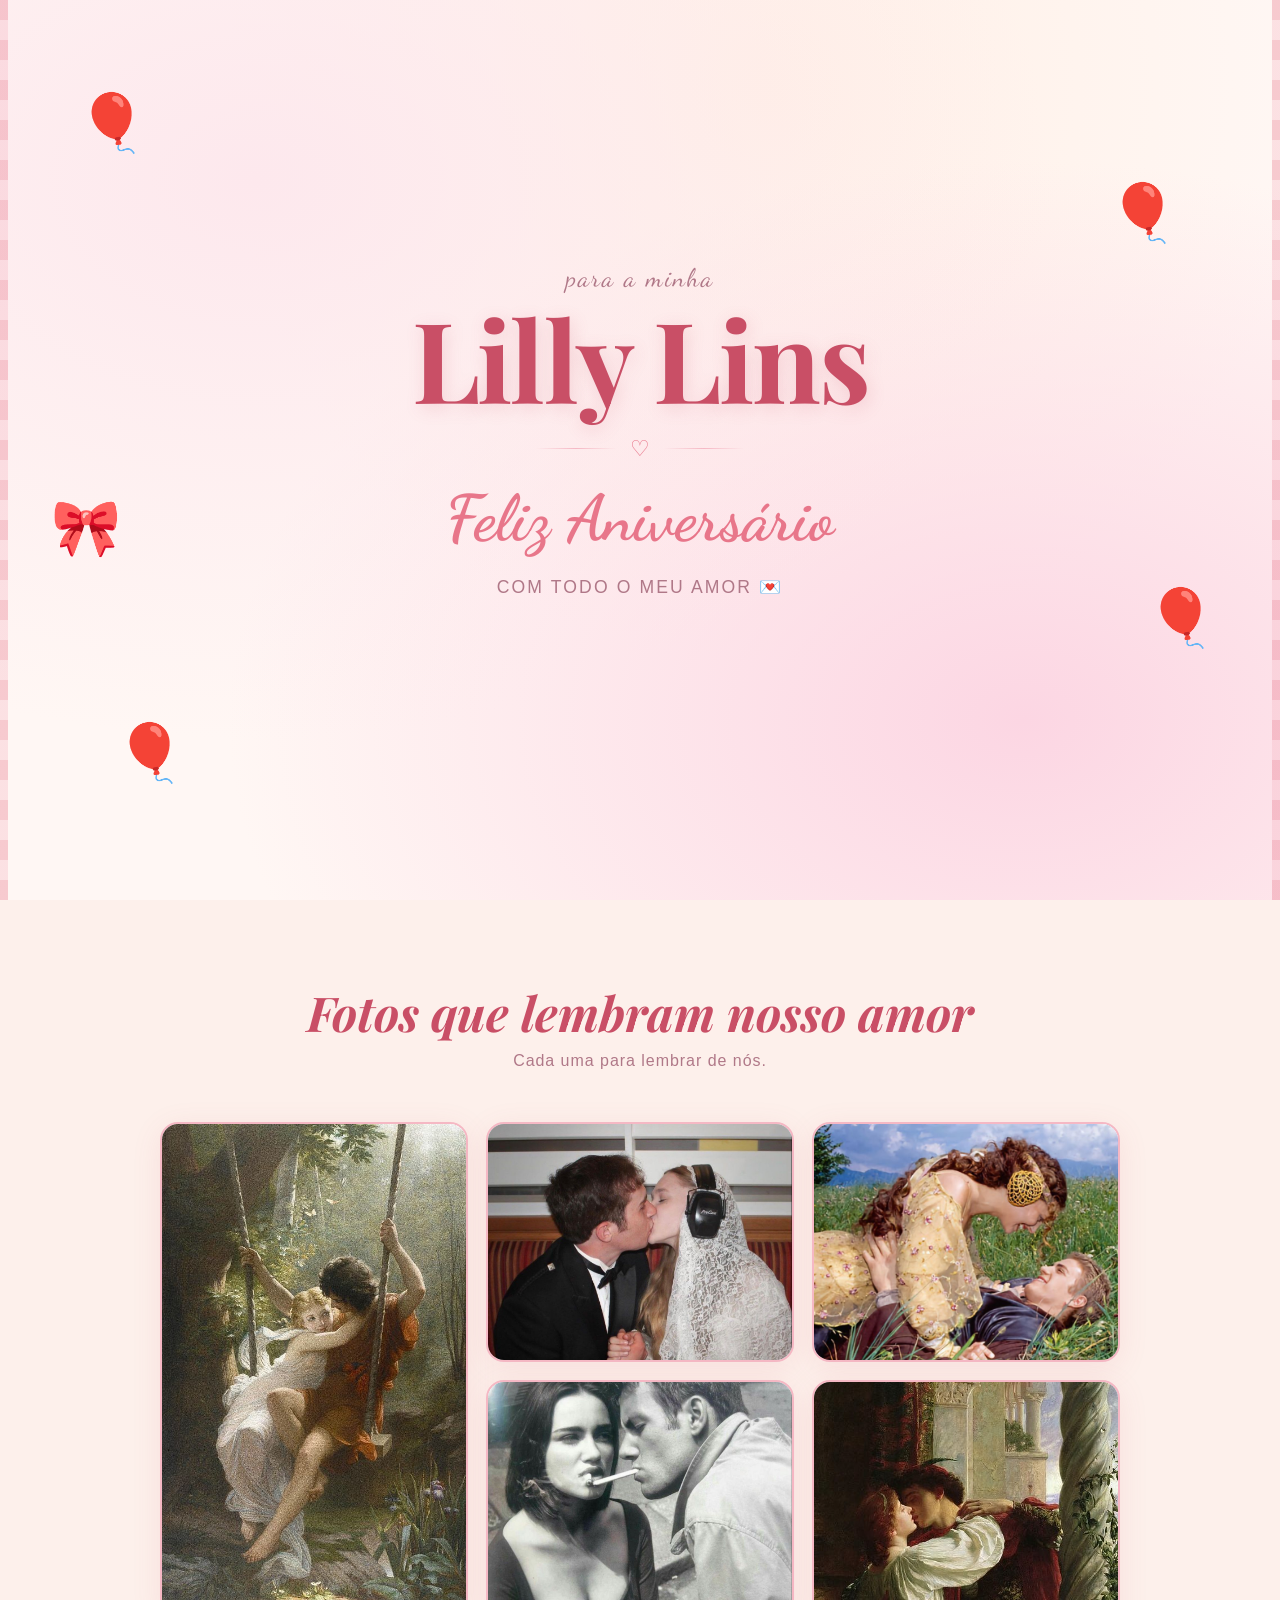
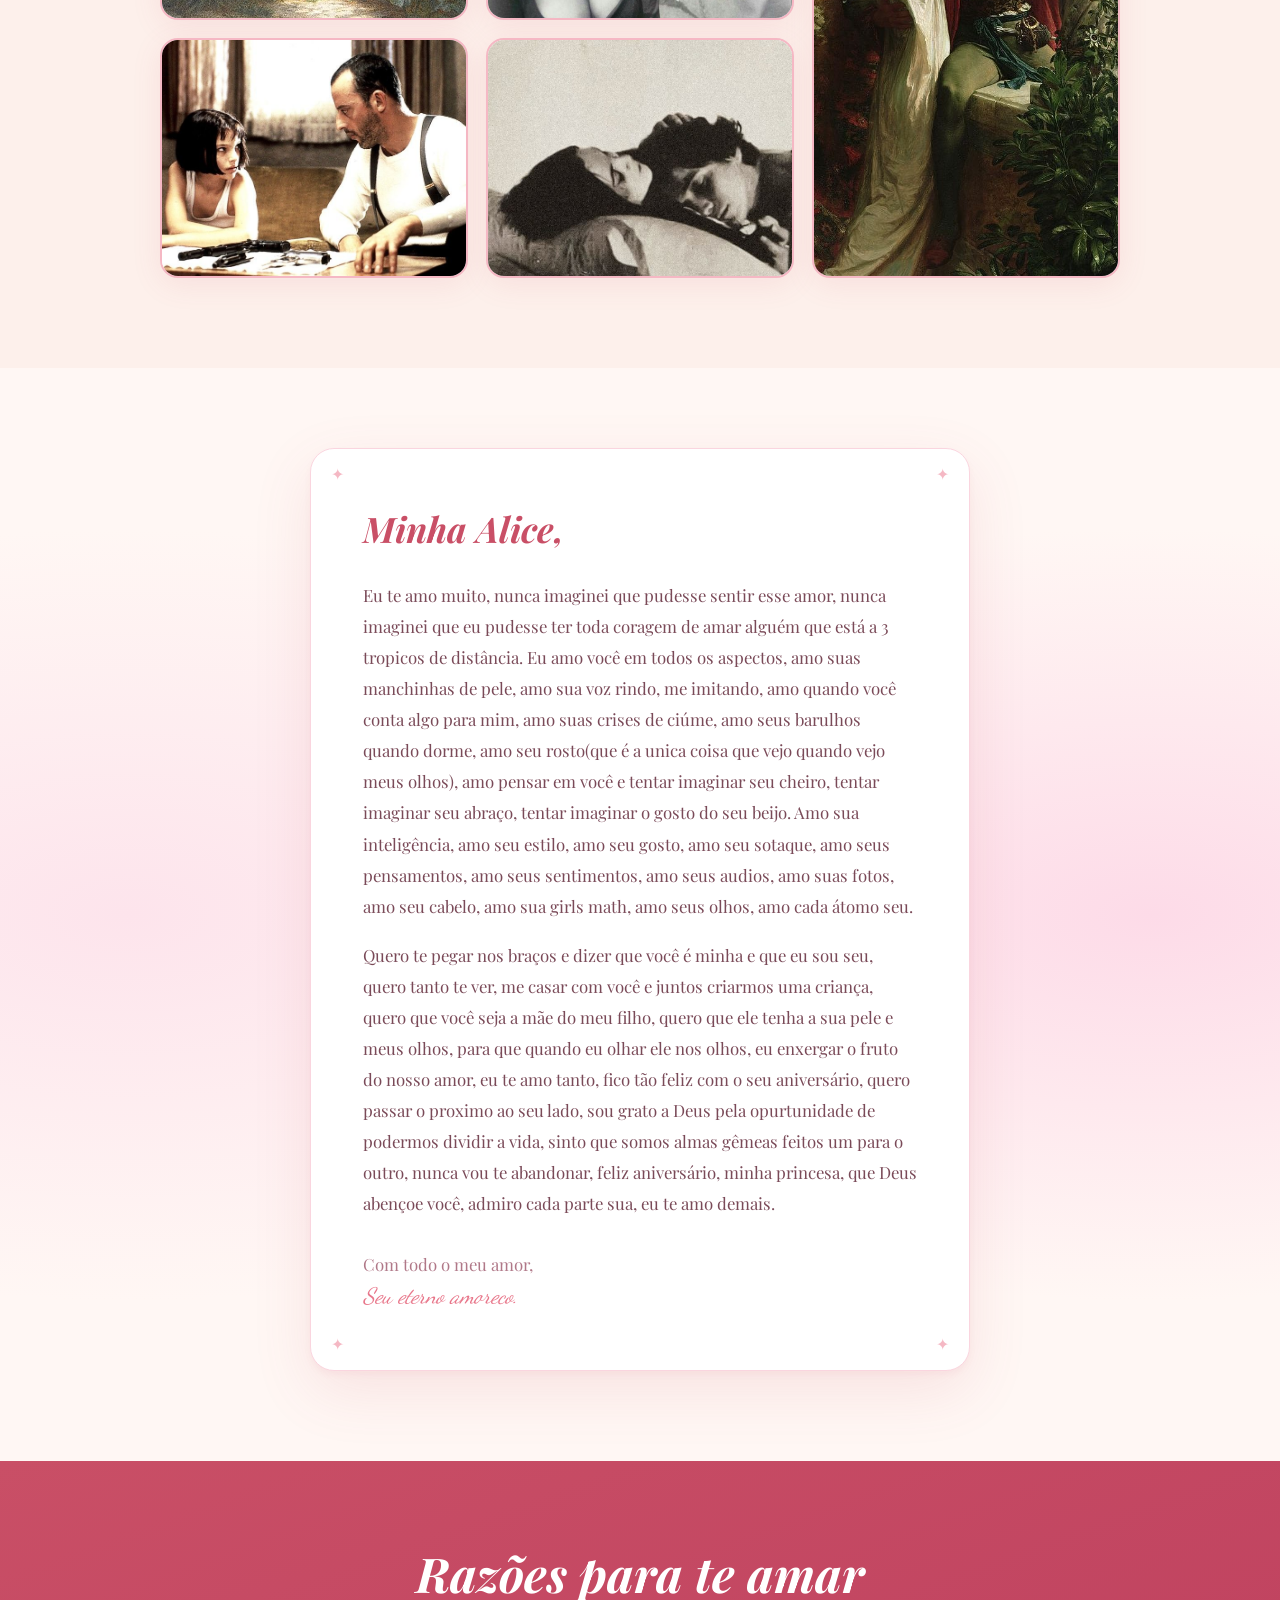
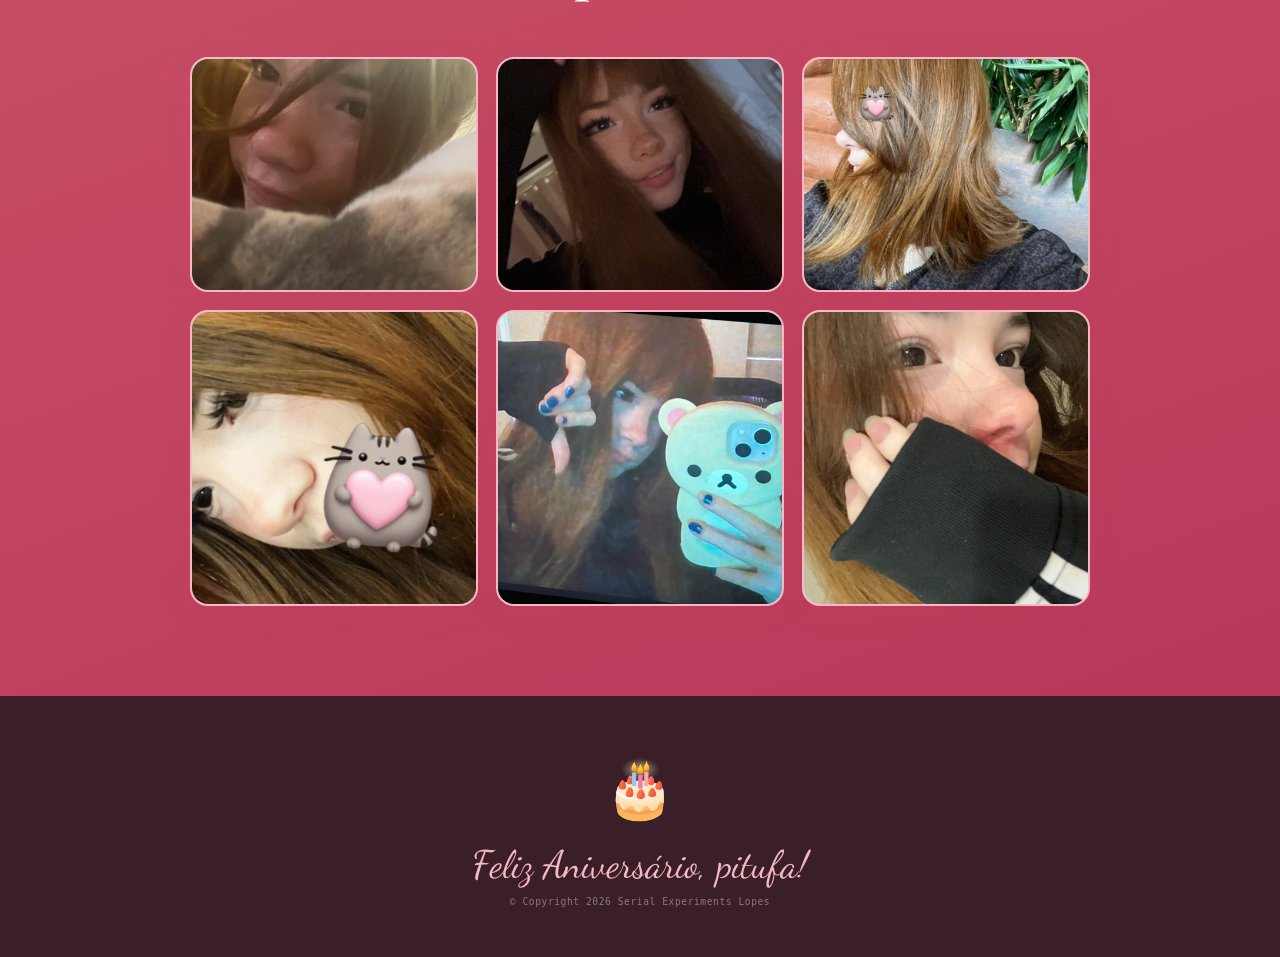
<file: Alice/index.html>
<!DOCTYPE html>
<html lang="pt-BR">
<head>
  <meta charset="UTF-8" />
  <meta name="viewport" content="width=device-width, initial-scale=1.0"/>
  <title>Feliz Aniversário, Alice! 🎂</title>
  <link rel="stylesheet" href="style.css" />
  <link href="https://fonts.googleapis.com/css2?family=Playfair+Display:ital,wght@0,400;0,700;1,400&family=Lato:wght@300;400&family=Dancing+Script:wght@600;700&display=swap" rel="stylesheet"/>
</head>
<body>

  <!-- Partículas flutuantes -->
  <div class="particles" aria-hidden="true">
    <span>🌸</span><span>✨</span><span>💖</span><span>🌷</span>
    <span>⭐</span><span>🌸</span><span>💕</span><span>✨</span>
    <span>🌺</span><span>💫</span><span>🌸</span><span>💝</span>
    <span>✨</span><span>🌷</span><span>💖</span><span>⭐</span>
  </div>

  <!-- Hero -->
  <section class="hero">
    <div class="ribbon ribbon-left"></div>
    <div class="ribbon ribbon-right"></div>

    <div class="hero-inner">
      <p class="pre-title">para a minha</p>
      <h1 class="main-title">Lilly Lins</h1>
      <div class="divider">
        <span></span><span class="heart">♡</span><span></span>
      </div>
      <h2 class="subtitle">Feliz Aniversário</h2>
      <p class="date-tag">com todo o meu amor 💌</p>
    </div>

    <div class="balloons" aria-hidden="true">
      <div class="balloon b1">🎈</div>
      <div class="balloon b2">🎈</div>
      <div class="balloon b3">🎀</div>
      <div class="balloon b4">🎈</div>
      <div class="balloon b5">🎈</div>
    </div>
  </section>

  <!-- Galeria de fotos -->
  <section class="gallery-section">
    <div class="section-header">
      <h3>Fotos que lembram nosso amor</h3>
      <p>Cada uma para lembrar de nós.</p>
    </div>

    <div class="gallery">
      <!-- Foto 1 -->
      <div class="photo-card card-tall">
	<img src="Images/imagem6.jpg" class="photo-img"
             </div>
              <div class="photo-label"></div>
      </div>

      <!-- Foto 2 -->
    <div class="photo-card">
   	<img src="Images/imagem9.jpg" class="photo-img"
      </div>
        <div class="photo-label"></div>
      </div>

      <!-- Foto 3 -->
<div class="photo-card">
  	<img src="Images/imagem.jpg" class="photo-img"

        </div>
        <div class="photo-label">🤍</div>
      </div>

      <!-- Foto 4 -->
<div class="photo-card">
  	<img src="Images/imagem5.jpg" class="photo-img"

        </div>
        <div class="photo-label"></div>
      </div>

      <!-- Foto 5 -->
<div class="photo-card card-tall">
  	<img src="Images/imagem8.jpg" class="photo-img"
        </div>
        <div class="photo-label"></div>
      </div>

      <!-- Foto 6 -->
<div class="photo-card">
  	<img src="Images/imagem1.jpg" class="photo-img"

        </div>
        <div class="photo-label"></div>
</div>

  <!-- Foto 7 -->
<div class="photo-card">
  	<img src="Images/imagem2.jpg" class="photo-img"

        </div>
        <div class="photo-label"></div>
      </div>
    </div>
  </section>

    



  <!-- Mensagem de amor -->
  <section class="message-section">
    <div class="message-card">
      <div class="message-deco top-left">✦</div>
      <div class="message-deco top-right">✦</div>
      <h3 class="message-title">Minha Alice,</h3>
      <p class="message-body">
	Eu te amo muito, nunca imaginei que pudesse sentir esse amor, nunca imaginei que eu pudesse ter toda coragem de amar alguém que está a 3 tropicos de distância. Eu amo você em todos os aspectos, amo suas manchinhas de pele, amo sua voz rindo, me imitando, amo quando você conta algo para mim, amo suas crises de ciúme, amo seus barulhos quando dorme, amo seu rosto(que é a unica coisa que vejo quando vejo meus olhos), amo pensar em você e tentar imaginar seu cheiro, tentar imaginar seu abraço, tentar imaginar o gosto do seu beijo. Amo sua inteligência, amo seu estilo, amo seu gosto, amo seu sotaque, amo seus pensamentos, amo seus sentimentos, amo seus audios, amo suas fotos, amo seu cabelo, amo sua girls math, amo seus olhos, amo cada átomo seu.
      </p>
      <p class="message-body">
	Quero te pegar nos braços e dizer que você é minha e que eu sou seu, quero tanto te ver, me casar com você e juntos criarmos uma criança, quero que você seja a mãe do meu filho, quero que ele tenha a sua pele e meus olhos, para que quando eu olhar ele nos olhos, eu enxergar o fruto do nosso amor, eu te amo tanto, fico tão feliz com o seu aniversário, quero passar o proximo ao seu lado, sou grato a Deus pela opurtunidade de podermos dividir a vida, sinto que somos almas gêmeas feitos um para o outro, nunca vou te abandonar, feliz aniversário, minha princesa, que Deus abençoe você, admiro cada parte sua, eu te amo demais.

	
      </p>
      <p class="message-signature">Com todo o meu amor,<br/><em>Seu eterno amoreco.</em></p>
      <div class="message-deco bottom-left">✦</div>
      <div class="message-deco bottom-right">✦</div>
    </div>
  </section>

  <!-- Contagem de razões -->
  <section class="reasons-section">
    <div class="section-header light">
      <h3>Razões para te amar</h3>
    </div>
    <div class="reasons-grid">
      <div class="reason-card">
<img src="Images/fotos1.jpeg" class="photo-img"
        <p></p>
      </div>
      <div class="reason-card">
	<img src="Images/fotos.jpeg" class="photo-img"
        <p></p>
      </div>
      <div class="reason-card">
<img src="Images/fotos3.jpeg" class="photo-img"
        <p>A forma única como você vê o mundo</p>
      </div>
      <div class="reason-card">
<img src="Images/fotos6.jpeg" class="photo-img"
        <p>Nossas conversas que nunca acabam</p>
      </div>
      <div class="reason-card">
<img src="Images/fotos5.jpeg" class="photo-img"
        <p>Sua delicadeza e seu coração enorme</p>
      </div>
      <div class="reason-card">
<img src="Images/fotos7.jpeg" class="photo-img"
        <p>Tudo que você é e ainda vai ser</p>
      </div>
    </div>
  </section>

  <!-- Rodapé -->
  <footer class="footer">
    <div class="cake-wrap">🎂</div>
    <p class="footer-msg">Feliz Aniversário, pitufa!</p>
    <p class="footer-sub">© Copyright 2026 Serial Experiments Lopes</p>
  </footer>

</body>
</html>
</file>
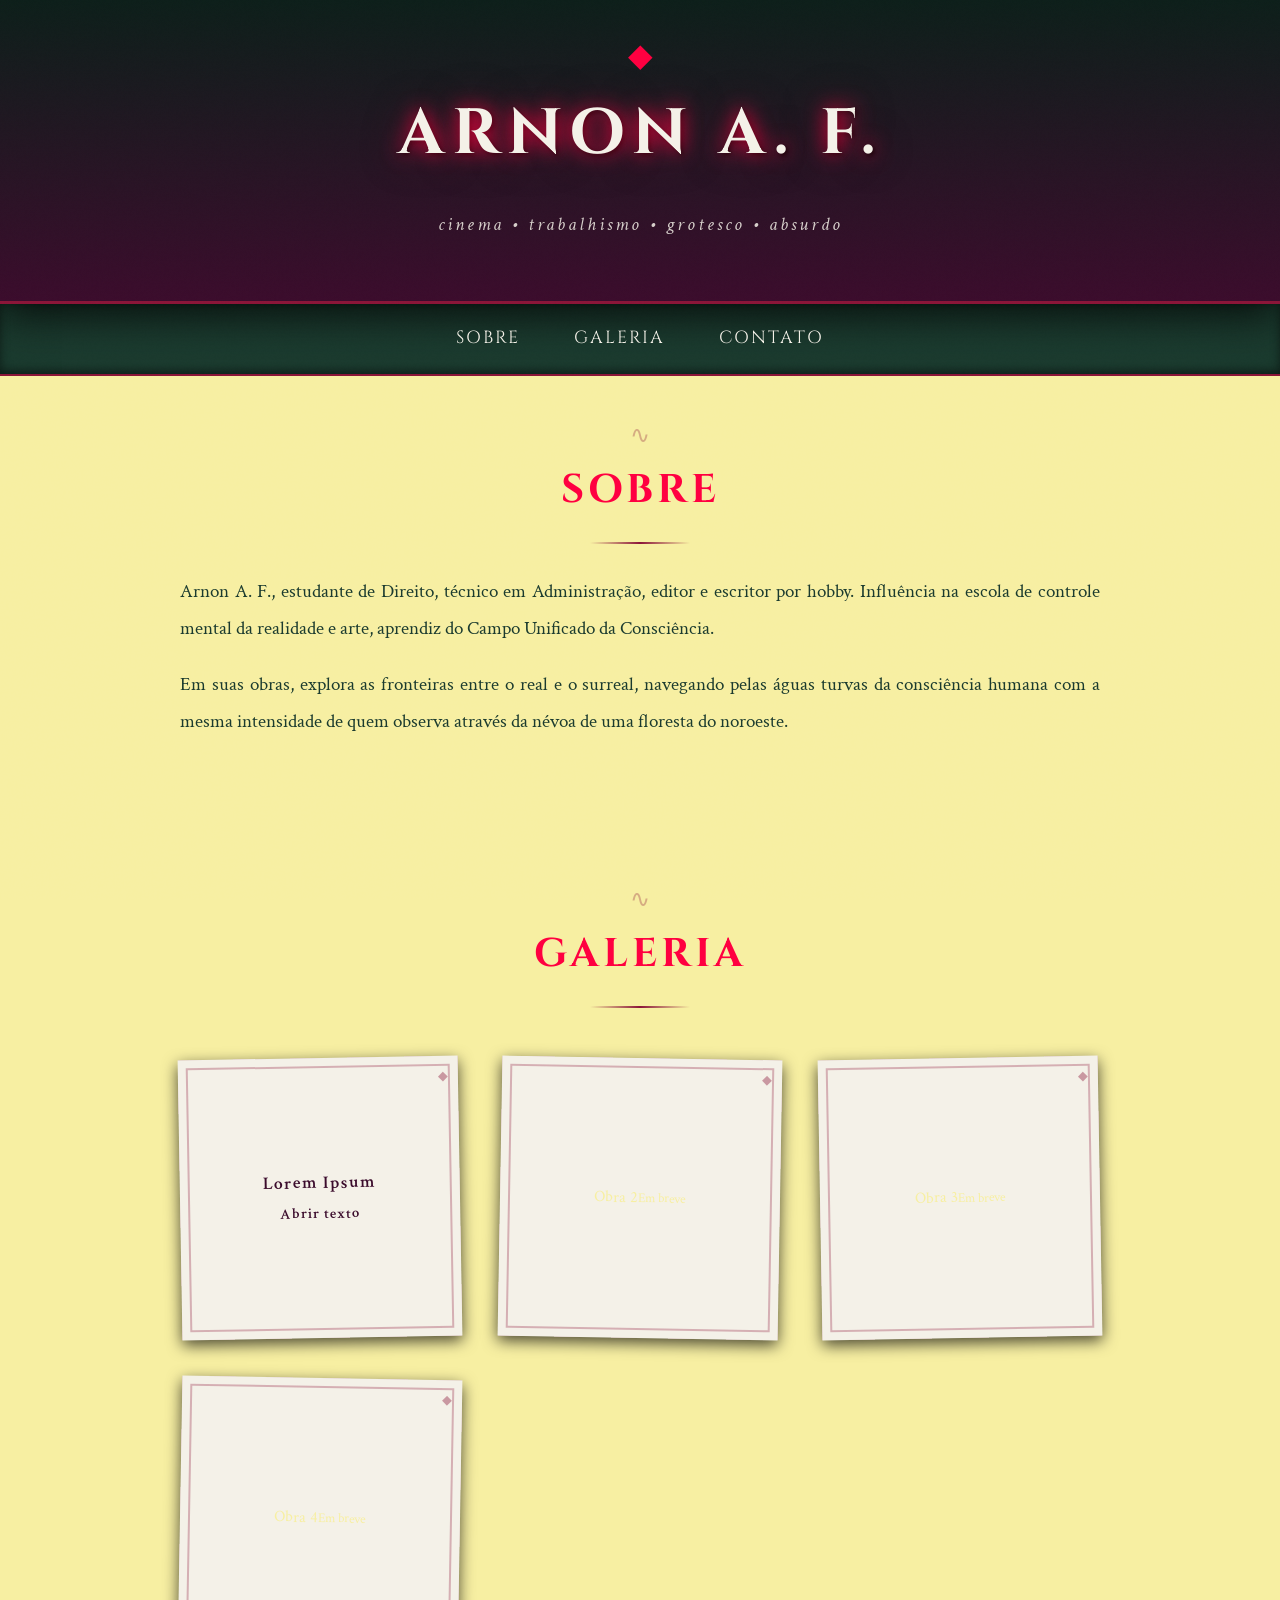
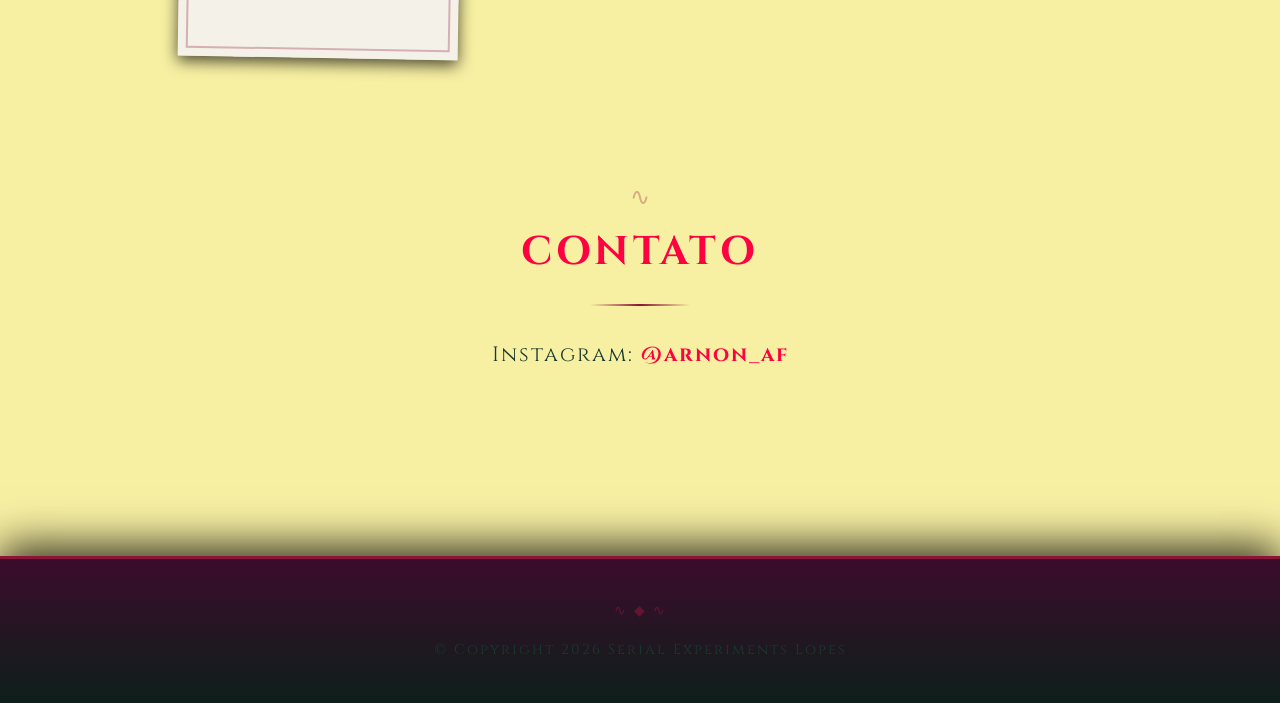
<file: Arnon/index.html>
<!DOCTYPE html>
<html lang="pt-BR">
<head>
    <meta charset="UTF-8">
    <meta name="viewport" content="width=device-width, initial-scale=1.0">
    <meta name="description" content="Arnon A. F. - Cinema, Trabalhismo, Grotesco e Absurdo">
    <title>Arnon A. F. | Portfolio</title>
    <link rel="stylesheet" href="style.css">
</head>

<body>

    <header>
        <h1>Arnon A. F.</h1>
        <p>Cinema • Trabalhismo • Grotesco • Absurdo</p>
    </header>

    <nav>
        <a href="#sobre">Sobre</a>
        <a href="#galeria">Galeria</a>
        <a href="#contato">Contato</a>
    </nav>

    <section id="sobre">
        <h2>Sobre</h2>
        <p>
            Arnon A. F., estudante de Direito, técnico em Administração, editor e escritor por hobby.
            Influência na escola de controle mental da realidade e arte, aprendiz do Campo Unificado da Consciência.
        </p>
        <p>
            Em suas obras, explora as fronteiras entre o real e o surreal, 
            navegando pelas águas turvas da consciência humana com a mesma intensidade 
            de quem observa através da névoa de uma floresta do noroeste.
        </p>
    </section>

    <section id="galeria">
        <h2>Galeria</h2>

        <div class="gallery">

            <div class="art">
                <a href="obra1.html" target="_blank">
                    Lorem Ipsum<br>
                    <small>Abrir texto</small>
                </a>
            </div>

            <div class="art">
                Obra 2<br>
                <small>Em breve</small>
            </div>

            <div class="art">
                Obra 3<br>
                <small>Em breve</small>
            </div>

            <div class="art">
                Obra 4<br>
                <small>Em breve</small>
            </div>

        </div>

    </section>

    <section id="contato">
        <h2>Contato</h2>
        <p>Instagram: <strong>@arnon_af</strong></p>
    </section>

    <footer>
        <p>&copy; Copyright 2026 Serial Experiments Lopes</p>
    </footer>

</body>
</html>
</file>
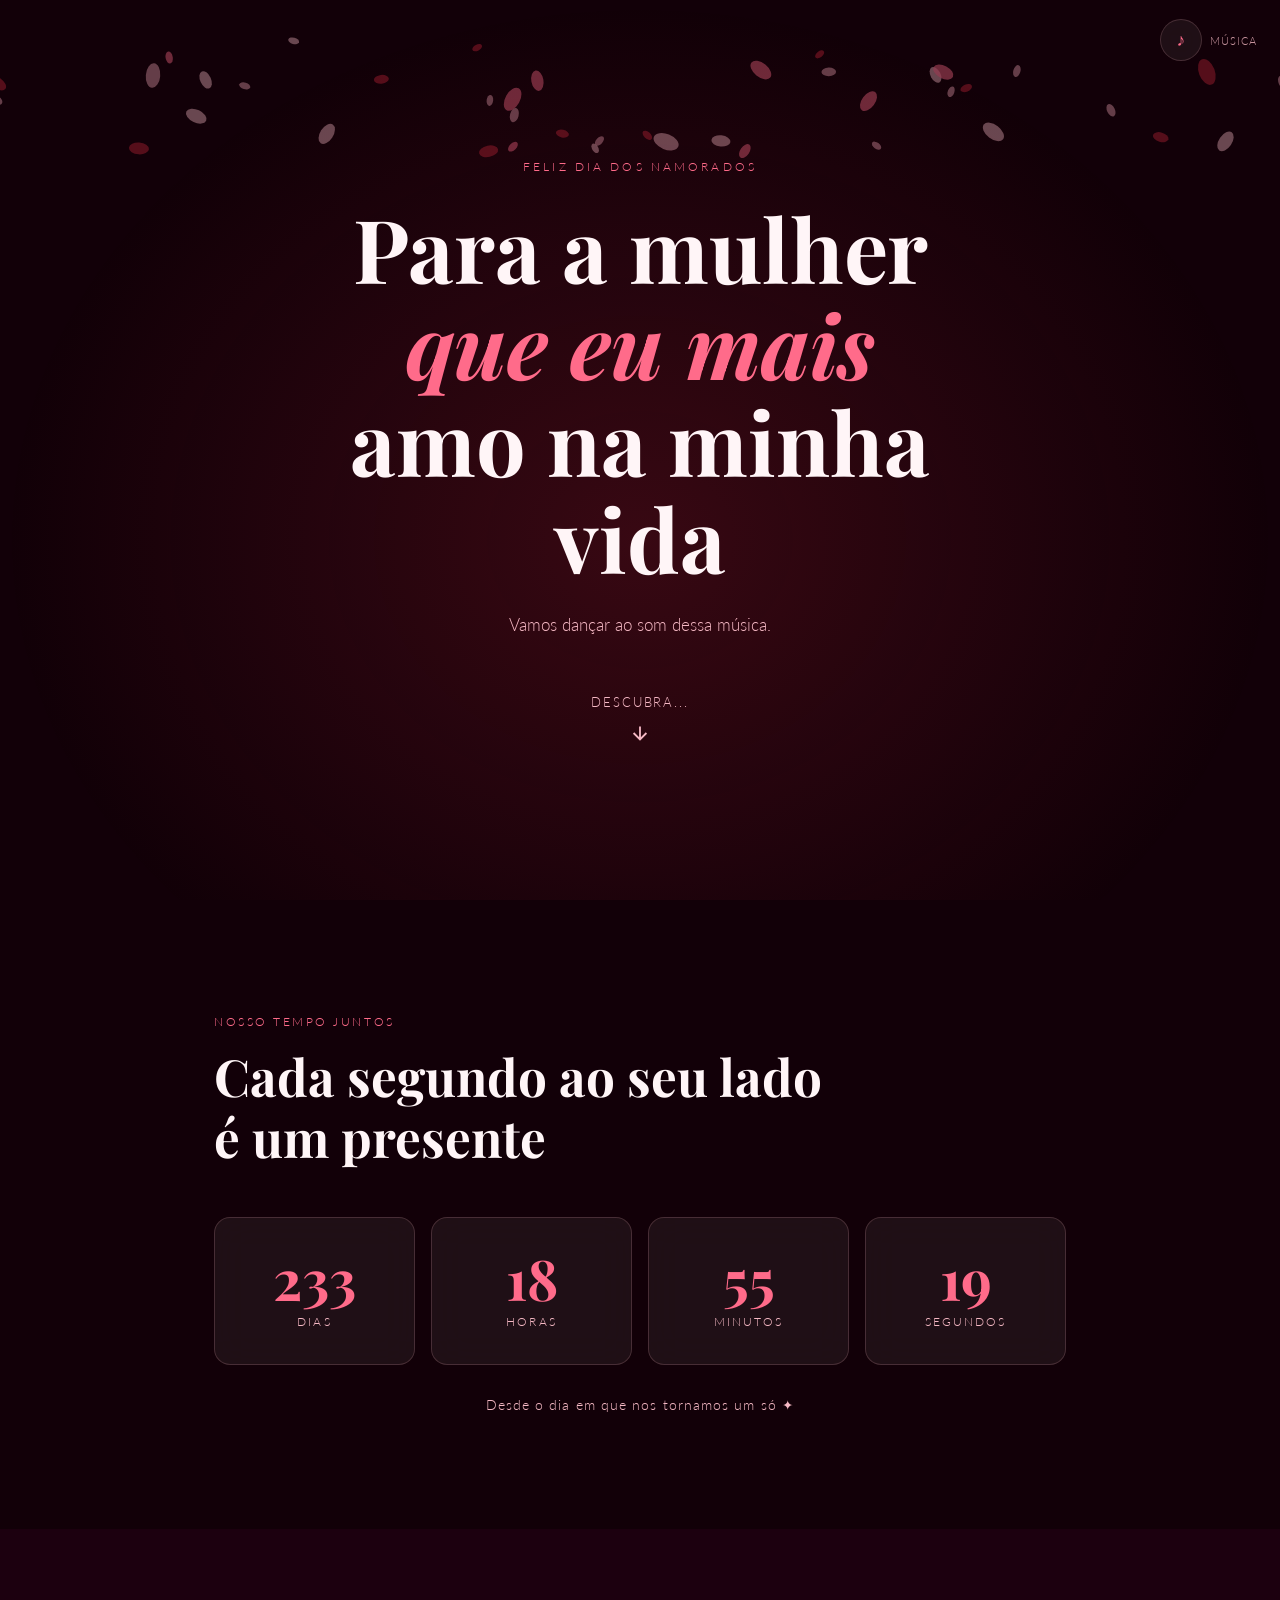
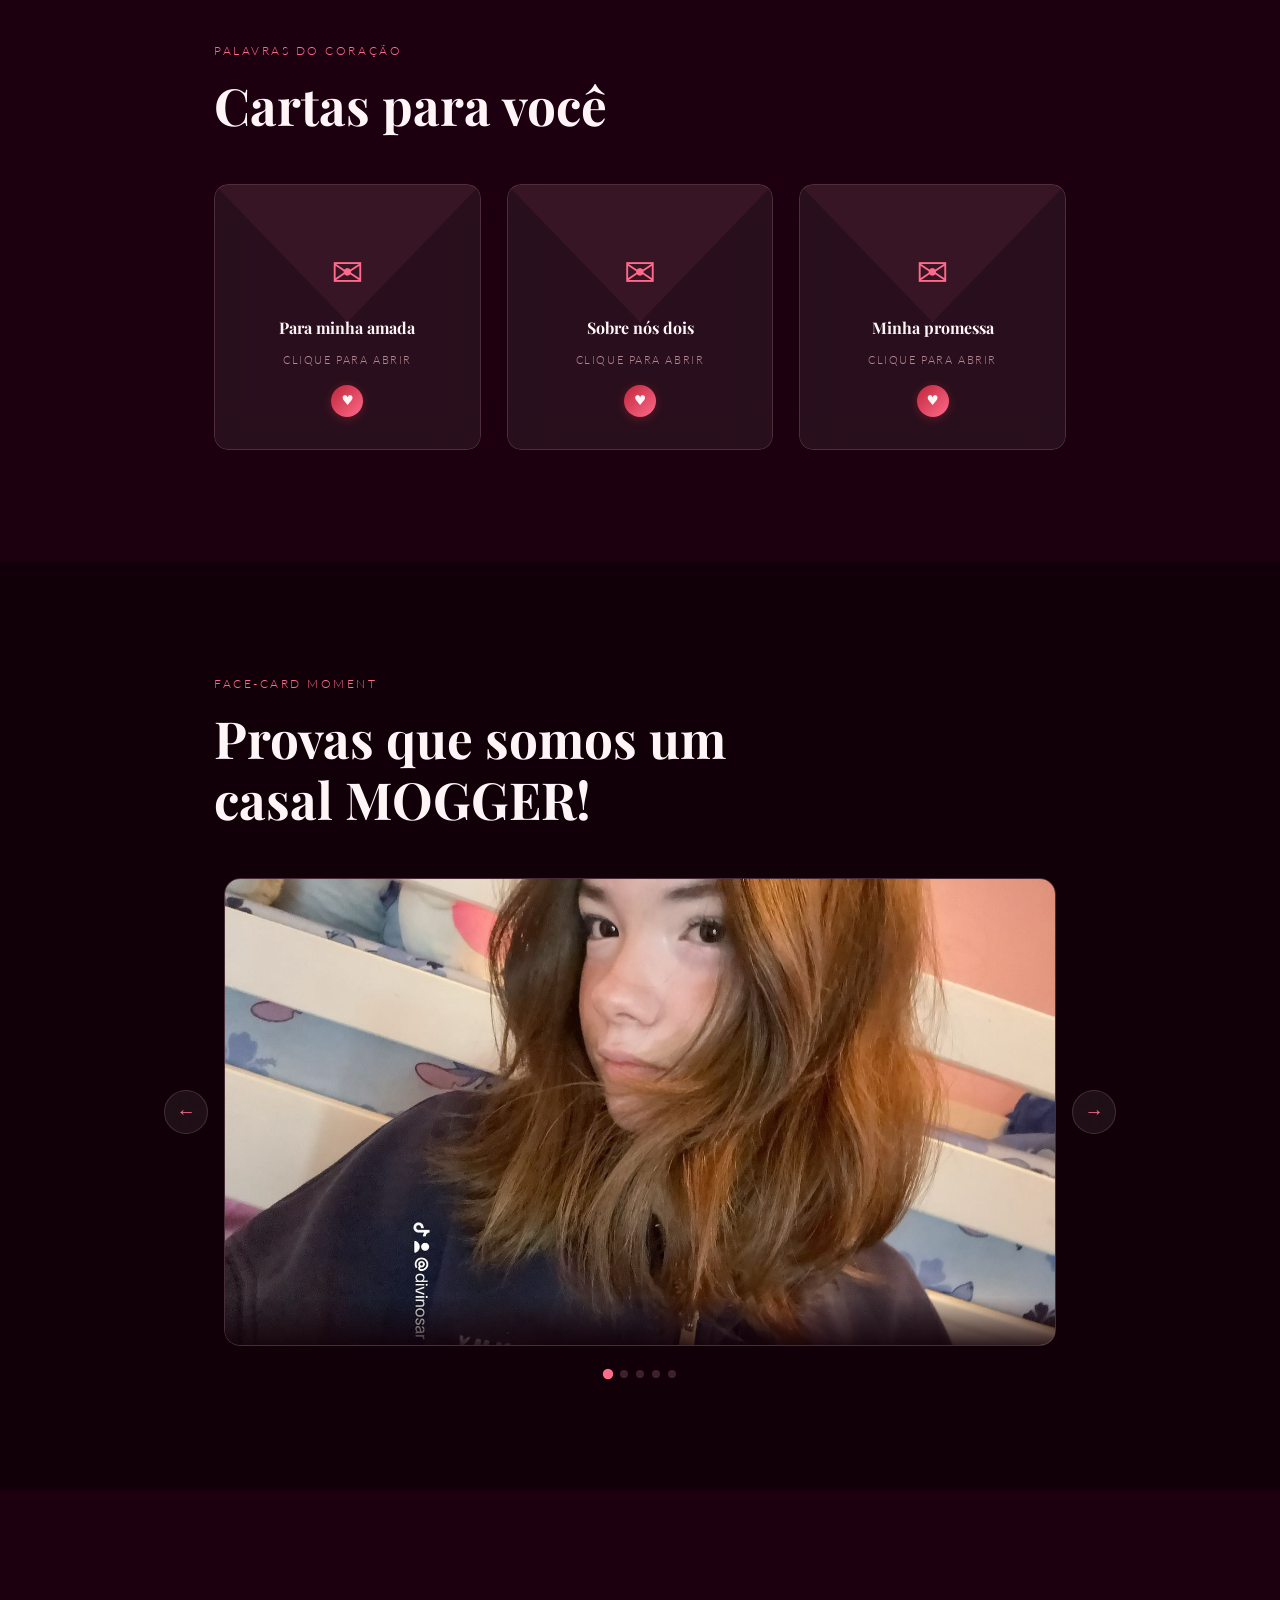
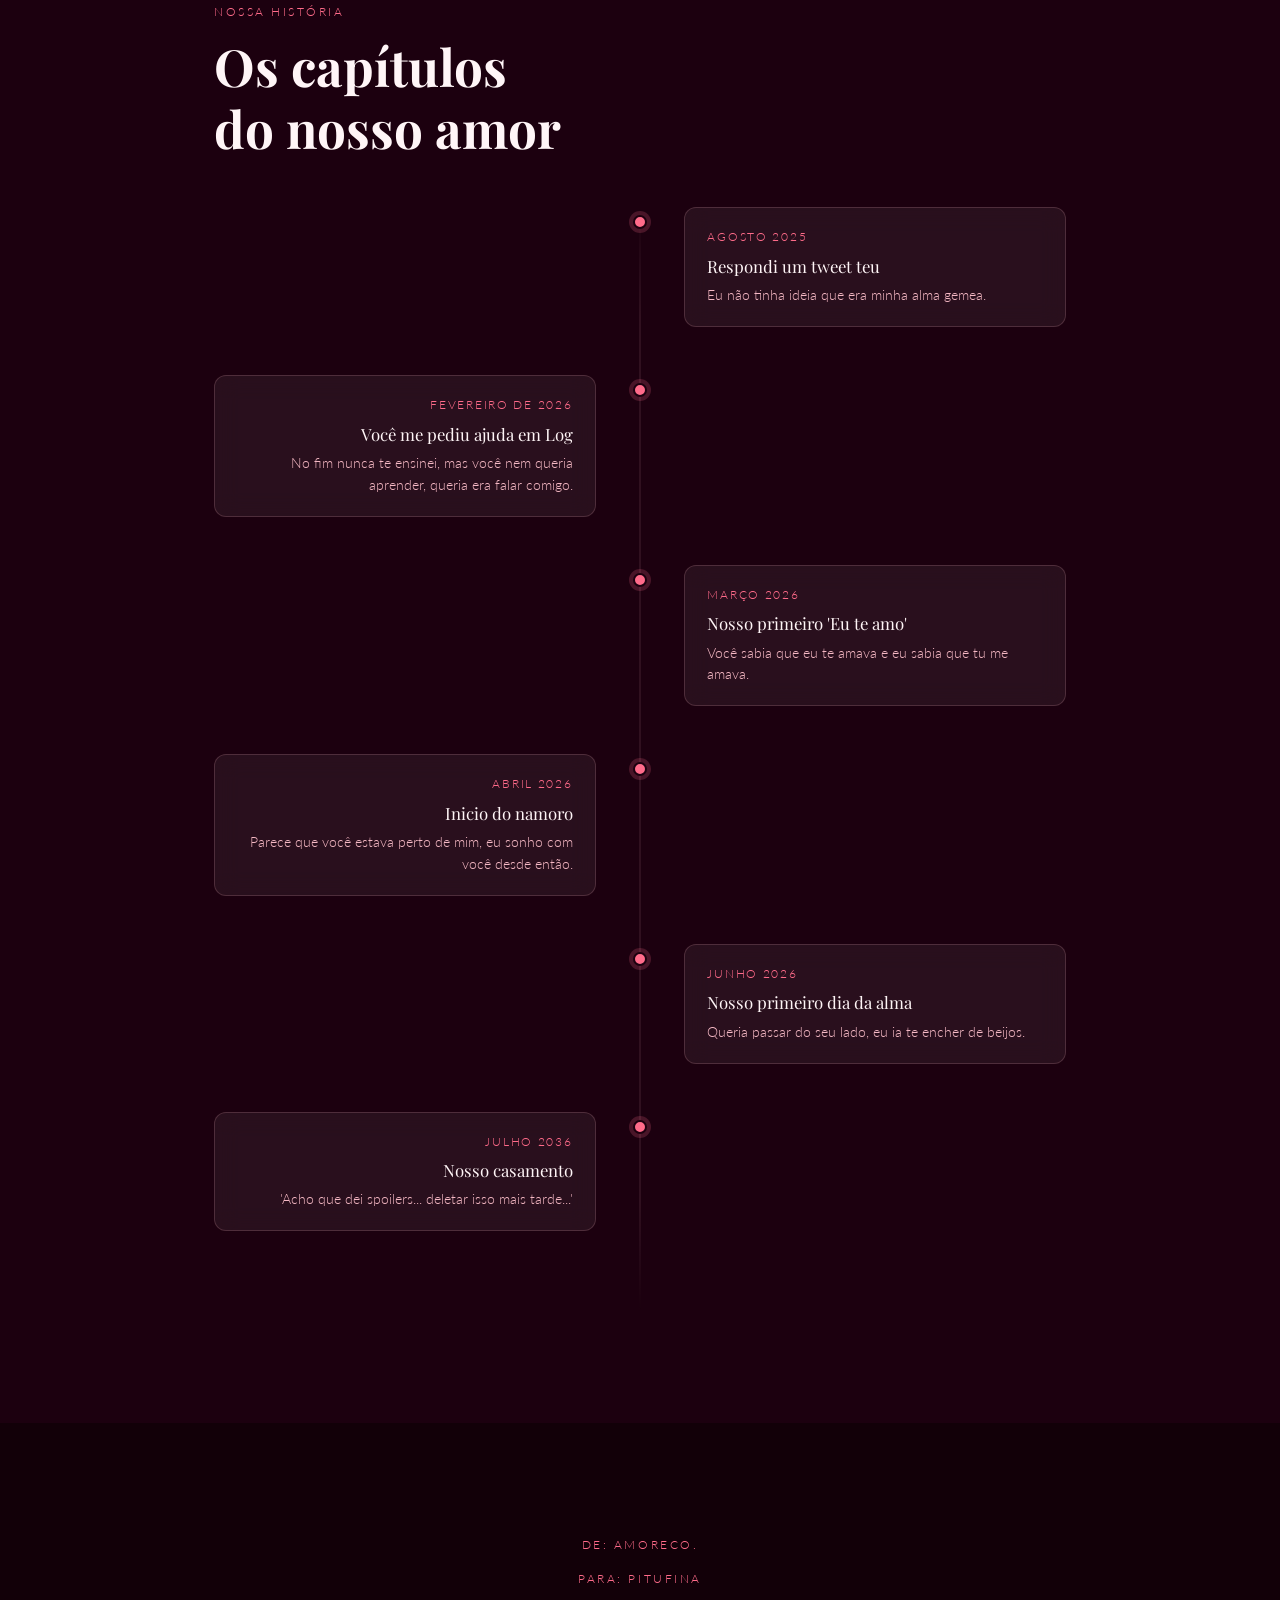
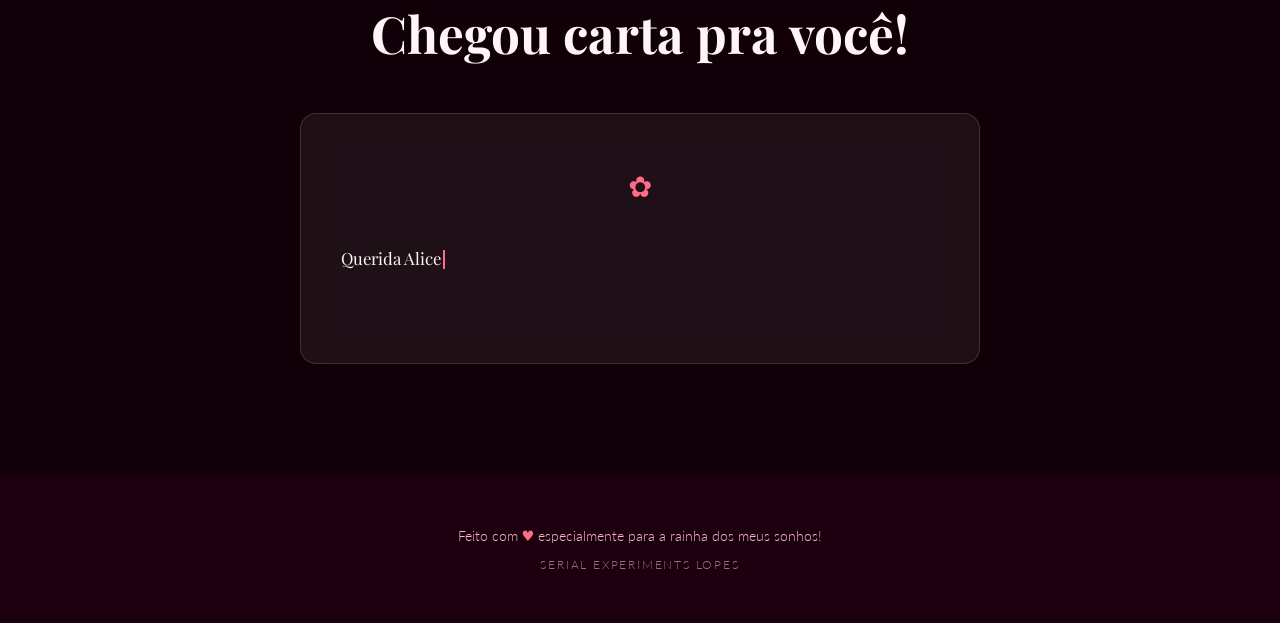
<file: Namorados/index.html>
<!doctype html>
<html lang="pt-BR">
    <head>
        <meta charset="UTF-8" />
        <meta name="viewport" content="width=device-width, initial-scale=1.0" />
        <title>Para Você, Alice 💕</title>
        <link rel="stylesheet" href="style.css" />
        <!-- Google Fonts: Playfair Display (display) + Lato (body) -->
        <link rel="preconnect" href="https://fonts.googleapis.com" />
        <link rel="preconnect" href="https://fonts.gstatic.com" crossorigin />
        <link
            href="https://fonts.googleapis.com/css2?family=Playfair+Display:ital,wght@0,400;0,700;1,400;1,600&family=Lato:wght@300;400;700&display=swap"
            rel="stylesheet"
        />
    </head>
    <body>
        <!-- ===================== PÉTALAS CAINDO (canvas) ===================== -->
        <canvas id="petals-canvas"></canvas>

        <!-- ===================== PLAYER DE MÚSICA ===================== -->
        <div class="music-player" id="musicPlayer">
            <button class="music-btn" id="musicBtn" title="Música romântica">
                <span class="music-icon">♪</span>
            </button>
            <span class="music-label">Música</span>
            <!-- Substitua o src pelo caminho do seu arquivo de música -->
            <audio id="bgMusic" loop>
                <source src="music.mp3" type="audio/mpeg" />
            </audio>
        </div>

        <!-- ===================== HERO SECTION ===================== -->
        <section class="hero" id="hero">
            <div class="hero-content fade-in">
                <p class="hero-eyebrow">Feliz Dia dos Namorados</p>
                <h1 class="hero-title">
                    Para a mulher<br /><em>que eu mais</em><br />amo na minha
                    vida
                </h1>
                <p class="hero-subtitle">Vamos dançar ao som dessa música.</p>
                <a href="#contador" class="hero-cta scroll-arrow">
                    <span>Descubra...</span>
                    <svg
                        viewBox="0 0 24 24"
                        fill="none"
                        stroke="currentColor"
                        stroke-width="2"
                    >
                        <path d="M12 5v14M5 12l7 7 7-7" />
                    </svg>
                </a>
            </div>
        </section>

        <!-- ===================== CONTADOR ===================== -->
        <section class="section" id="contador">
            <div class="container">
                <p class="section-eyebrow reveal">nosso tempo juntos</p>
                <h2 class="section-title reveal">
                    Cada segundo ao seu lado<br />é um presente
                </h2>
                <div class="counter-grid reveal">
                    <div class="counter-card glass">
                        <span class="counter-number" id="countDays">0</span>
                        <span class="counter-label">Dias</span>
                    </div>
                    <div class="counter-card glass">
                        <span class="counter-number" id="countHours">0</span>
                        <span class="counter-label">Horas</span>
                    </div>
                    <div class="counter-card glass">
                        <span class="counter-number" id="countMinutes">0</span>
                        <span class="counter-label">Minutos</span>
                    </div>
                    <div class="counter-card glass">
                        <span class="counter-number" id="countSeconds">0</span>
                        <span class="counter-label">Segundos</span>
                    </div>
                </div>
                <p class="counter-since reveal">
                    Desde o dia em que nos tornamos um só ✦
                </p>
            </div>
        </section>

        <!-- ===================== CARTAS ===================== -->
        <section class="section section-dark" id="cartas">
            <div class="container">
                <p class="section-eyebrow reveal">palavras do coração</p>
                <h2 class="section-title reveal">Cartas para você</h2>
                <div class="envelopes-row" id="envelopesRow">
                    <!-- Carta 1 -->
                    <div class="envelope-wrap reveal" data-index="0">
                        <div class="envelope" id="env0">
                            <div class="env-front">
                                <div class="env-flap"></div>
                                <div class="env-body">
                                    <span class="env-icon">✉</span>
                                    <span class="env-title"
                                        >Para minha amada</span
                                    >
                                    <span class="env-hint"
                                        >Clique para abrir</span
                                    >
                                </div>
                                <div class="env-seal">♥</div>
                            </div>
                            <div class="env-letter">
                                <div class="env-letter-inner">
                                    <span class="env-letter-icon">🌹</span>
                                    <h3 class="env-letter-title">
                                        Para minha amada
                                    </h3>
                                    <p class="env-letter-text">
                                        Desde o dia que começamos a nos falar ,
                                        aprendi que o amor não é perfeito, mas é
                                        real, é bonito, é a forma mais pura de
                                        coragem. Cada dia que conversamos, cada
                                        chamada é um motivo a mais para sorrir.
                                        Obrigado por existir do jeito que você
                                        é.
                                    </p>
                                    <span class="env-letter-close"
                                        >× Fechar</span
                                    >
                                </div>
                            </div>
                        </div>
                    </div>

                    <!-- Carta 2 -->
                    <div
                        class="envelope-wrap reveal"
                        data-index="1"
                        style="transition-delay: 0.12s"
                    >
                        <div class="envelope" id="env1">
                            <div class="env-front">
                                <div class="env-flap"></div>
                                <div class="env-body">
                                    <span class="env-icon">✉</span>
                                    <span class="env-title"
                                        >Sobre nós dois</span
                                    >
                                    <span class="env-hint"
                                        >Clique para abrir</span
                                    >
                                </div>
                                <div class="env-seal">♥</div>
                            </div>
                            <div class="env-letter">
                                <div class="env-letter-inner">
                                    <span class="env-letter-icon">💫</span>
                                    <h3 class="env-letter-title">
                                        Sobre nós dois
                                    </h3>
                                    <p class="env-letter-text">
                                        Há coisas que só nós dois sabemos. Que
                                        somos almas gemeas, que somos
                                        predestinados, que somos iguais, e
                                        também que nos temos nossas diferenças,
                                        o que é bom, pois ficamos
                                        complementares, sou tão grato de
                                        encontrar minha outra metade da laranja,
                                        te amo muito!
                                    </p>
                                    <span class="env-letter-close"
                                        >× Fechar</span
                                    >
                                </div>
                            </div>
                        </div>
                    </div>

                    <!-- Carta 3 -->
                    <div
                        class="envelope-wrap reveal"
                        data-index="2"
                        style="transition-delay: 0.24s"
                    >
                        <div class="envelope" id="env2">
                            <div class="env-front">
                                <div class="env-flap"></div>
                                <div class="env-body">
                                    <span class="env-icon">✉</span>
                                    <span class="env-title"
                                        >Minha promessa</span
                                    >
                                    <span class="env-hint"
                                        >Clique para abrir</span
                                    >
                                </div>
                                <div class="env-seal">♥</div>
                            </div>
                            <div class="env-letter">
                                <div class="env-letter-inner">
                                    <span class="env-letter-icon">🕊️</span>
                                    <h3 class="env-letter-title">
                                        Minha promessa
                                    </h3>
                                    <p class="env-letter-text">
                                        Eu, Gabriel 'Monge' Lopes, prometo que
                                        vou estar aqui nos dias fáceis, nos
                                        difíceis, nos chatos. Prometo conhecer
                                        cada parte sua, sempre que puder, te
                                        ouvir quando precisar e te amar cada vez
                                        mais fundo, ouvir suas musicas e ver
                                        seus filmes, ler seus livros, sentir
                                        seus sentimentos, entender seus
                                        pensamentos. Hoje, amanhã, ontem e em
                                        todos os dias que ainda vão vir.
                                    </p>
                                    <span class="env-letter-close"
                                        >× Fechar</span
                                    >
                                </div>
                            </div>
                        </div>
                    </div>
                </div>
            </div>
        </section>

        <!-- ===================== GALERIA ===================== -->
        <section class="section" id="galeria">
            <div class="container">
                <p class="section-eyebrow reveal">Face-card moment</p>
                <h2 class="section-title reveal">
                    Provas que somos um<br />casal MOGGER!
                </h2>
            </div>
            <div class="carousel-wrapper reveal">
                <button class="carousel-btn carousel-prev" id="prevBtn">
                    &#8592;
                </button>
                <div class="carousel-track-wrapper">
                    <div class="carousel-track" id="carouselTrack">
                        <!-- Slides gerados pelo JS -->
                    </div>
                </div>
                <button class="carousel-btn carousel-next" id="nextBtn">
                    &#8594;
                </button>
            </div>
            <div class="carousel-dots" id="carouselDots"></div>
        </section>

        <!-- ===================== LINHA DO TEMPO ===================== -->
        <section class="section section-dark" id="timeline">
            <div class="container">
                <p class="section-eyebrow reveal">nossa história</p>
                <h2 class="section-title reveal">
                    Os capítulos<br />do nosso amor
                </h2>
                <div class="timeline" id="timelineEl">
                    <!-- Gerado pelo JS -->
                </div>
            </div>
        </section>

        <!-- ===================== CARTA DE AMOR ===================== -->
        <section class="section" id="carta">
            <div class="container carta-container">
                <p class="section-eyebrow reveal">De: Amoreco.</p>
                <p class="section-eyebrow reveal">Para: Pitufina</p>
                <h2 class="section-title reveal">Chegou carta pra você!</h2>
                <div class="carta-glass glass reveal">
                    <div class="carta-header">
                        <span class="carta-rose">✿</span>
                    </div>
                    <p class="carta-text" id="cartaText"></p>
                    <p class="carta-assinatura" id="cartaAssinatura"></p>
                </div>
            </div>
        </section>

        <!-- ===================== FOOTER ===================== -->
        <footer class="footer">
            <p>
                Feito com <span class="heart-beat">♥</span> especialmente para a
                rainha dos meus sonhos!
            </p>
            <p class="footer-sub">Serial Experiments Lopes</p>
        </footer>

        <script src="script.js"></script>
    </body>
</html>
</file>
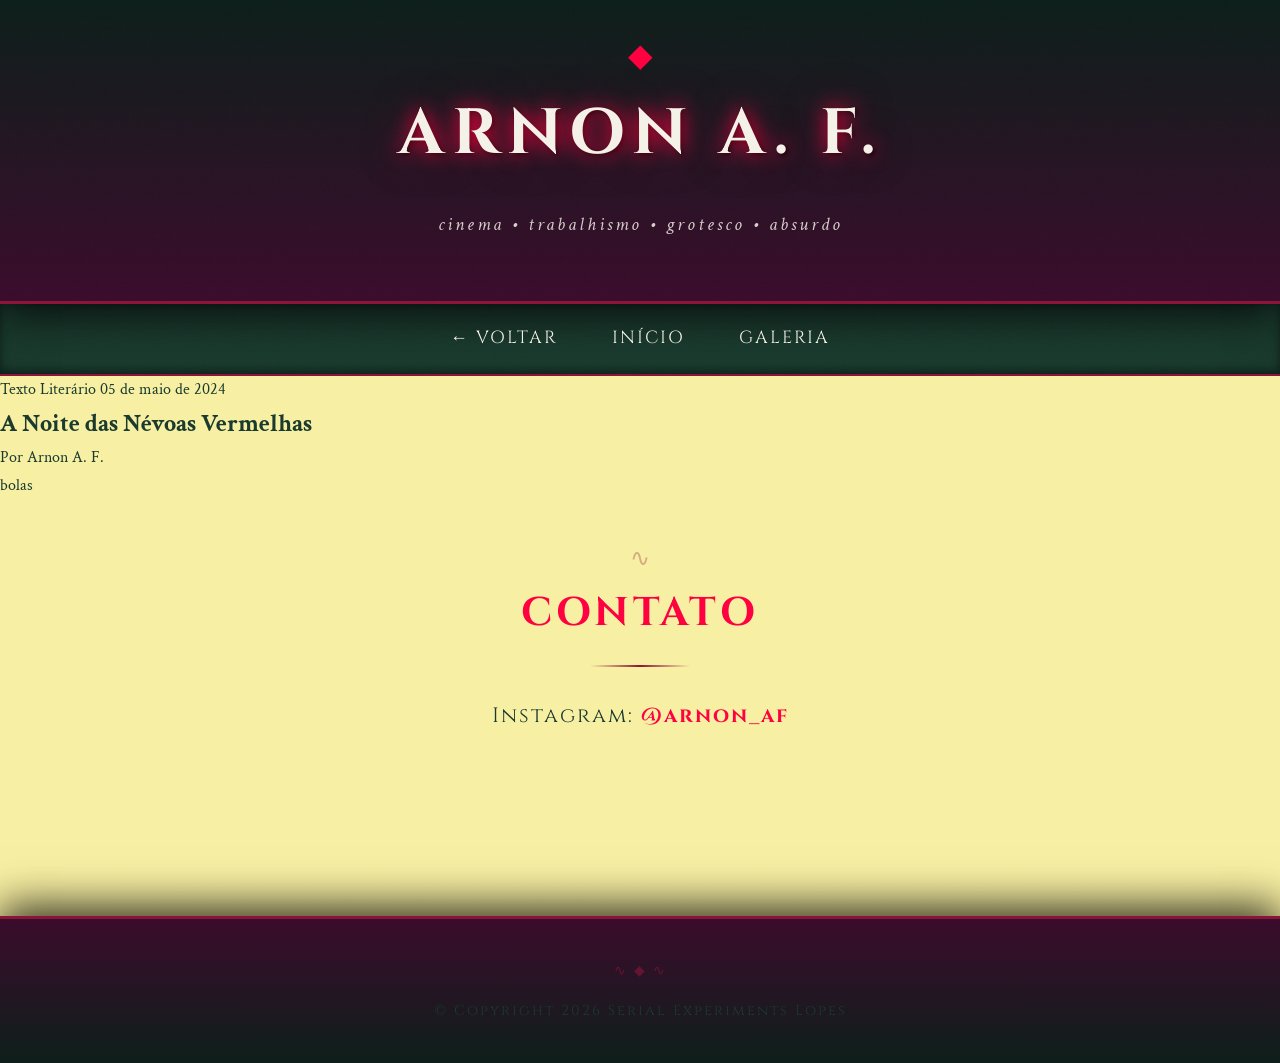
<file: Arnon/artigos/obra1.html>
<!DOCTYPE html>
<html lang="pt-BR">
<head>
    <meta charset="UTF-8">
    <meta name="viewport" content="width=device-width, initial-scale=1.0">
    <title>A Noite das Névoas Vermelhas | Arnon A. F.</title>
    <link rel="stylesheet" href="../style.css">

</head>

<body>

    <header>
        <h1><a href="../index.html" style="color: inherit; text-decoration: none;">Arnon A. F.</a></h1>
        <p>Cinema • Trabalhismo • Grotesco • Absurdo</p>
    </header>

    <nav>
        <a href="../index.html">← Voltar</a>
        <a href="../index.html">Início</a>
        <a href="../index.html#galeria">Galeria</a>
    </nav>

    <article id="inicio">
        <div class="article-header">
            <div class="article-meta">
                <span class="category">Texto Literário</span>
                <time datetime="2024-05-05">05 de maio de 2024</time>
            </div>
            
            <h1 class="article-title">A Noite das Névoas Vermelhas</h1>
            
            <div class="header">
                <span class="author">Por Arnon A. F.</span>
            </div>
        </div>
<p> bolas </p>
    <section id="contato">
        <h2>Contato</h2>
        <p>Instagram: <strong>@arnon_af</strong></p>
    </section>

    <footer>
        <p>&copy; Copyright 2026 Serial Experiments Lopes</p>
    </footer>

</body>
</html>
</file>
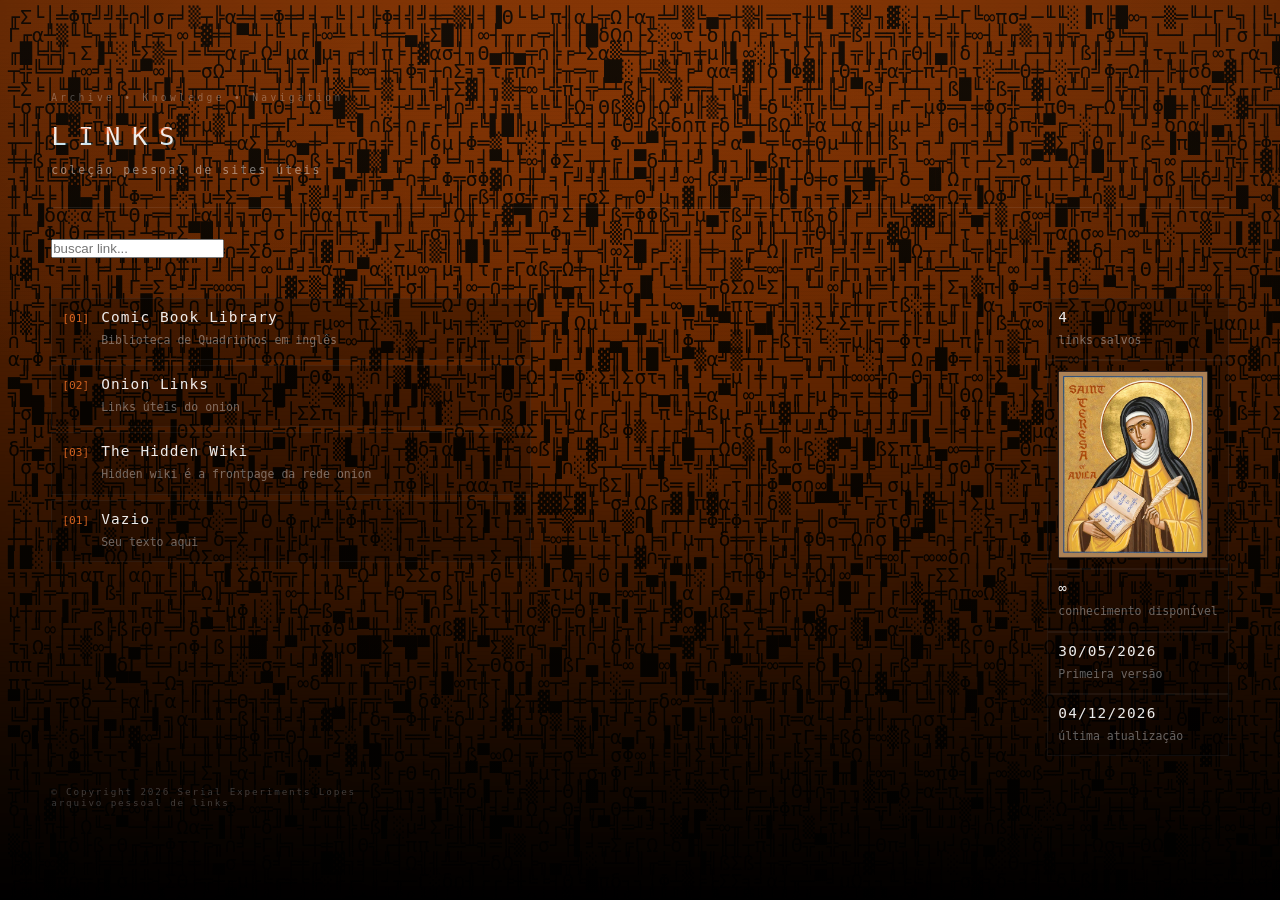
<file: Lopes/Links/Links.html>
<!DOCTYPE html>
<html lang="pt-BR">
<head>
  <meta charset="UTF-8">
  <meta name="viewport" content="width=device-width, initial-scale=1.0">

  <title>Links</title>

  <link rel="stylesheet" href="style.css">
</head>
<body>

  <div class="ascii-bg" id="asciiBg"></div>

  <div class="overlay"></div>
  <div class="scanlines"></div>

  <main class="container">

    <p class="eyebrow">Archive • Knowledge • Navigation</p>

    <h1 data-text="LINKS">
      LINKS
    </h1>

    <p class="subtitle">
      coleção pessoal de sites úteis
    </p>

    <div class="divider"></div>

    <input
      id="search"
      class="search"
      type="text"
      placeholder="buscar link..."
    >

    <div class="main-layout">

      <section class="posts" id="links">

        <a class="post" data-link="http://comicbookinlujt3ka3nklhpnqustzfqjpsurjb3m5z7teeqqyj4vsqd.onion">
          <span class="index">[01]</span>
          <div>
            <h2>Comic Book Library</h2>
            <p>Biblioteca de Quadrinhos em inglês</p>
            <div class="tooltip">http://comicbookinlujt3ka3nklhpnqustzfqjpsurjb3m5z7teeqqyj4vsqd.onion</div>
          </div>
        </a>

        <a class="post" data-link="http://s4k4ceiapwwgcm3mkb6e4diqecpo7kvdnfr5gg7sph7jjppqkvwwqtyd.onion">
          <span class="index">[02]</span>
          <div>
            <h2>Onion Links</h2>
            <p>Links úteis do onion</p>
            <div class="tooltip">http://s4k4ceiapwwgcm3mkb6e4diqecpo7kvdnfr5gg7sph7jjppqkvwwqtyd.onion</div>
          </div>
        </a>

        <a class="post" data-link="http://6nhmgdpnyoljh5uzr5kwlatx2u3diou4ldeommfxjz3wkhalzgjqxzqd.onion">
          <span class="index">[03]</span>
          <div>
            <h2>The Hidden Wiki</h2>
            <p>Hidden wiki é a frontpage da rede onion</p>
            <div class="tooltip">http://6nhmgdpnyoljh5uzr5kwlatx2u3diou4ldeommfxjz3wkhalzgjqxzqd.onion</div>
          </div>
        </a>

        <a class="post" data-link="blank">
          <span class="index">[01]</span>
          <div>
            <h2>Vazio</h2>
            <p>Seu texto aqui</p>
            <div class="tooltip">seu link</div>
          </div>
        </a>

      </section>
      <aside class="side-panel">

        <div class="post stats">
          <div>
            <h2 id="linkCount">0</h2>
            <p>links salvos</p>
          </div>
        </div>

        <div class="post stats">
          <div class="photo-card">
            <img src="teresa.jpeg" alt="Imagem">
          </div>
        </div>

        <div class="post stats">
          <div>
            <h2>∞</h2>
            <p>conhecimento disponível</p>
          </div>
        </div>

        <div class="post stats">
          <div>
            <h2>30/05/2026</h2>
            <p>Primeira versão</p>
          </div>
        </div>

        <div class="post stats">
          <div>
            <h2 id="currentDate">--</h2>
            <p>última atualização</p>
          </div>
        </div>
      </aside>

    </div>

    <footer>
      <p class="footer">© Copyright 2026 Serial Experiments Lopes</p>
      <p class="footer-sub">arquivo pessoal de links</p>
    </footer>

  </main>

  <script src="script.js"></script>

</body>
</html>
</file>
<file: Alice/style.css>
/* =============================
   VARIÁVEIS & RESET
   ============================= */
*, *::before, *::after {
  box-sizing: border-box;
  margin: 0;
  padding: 0;
}

:root {
  --rose:      #e8768a;
  --rose-dark: #c94f66;
  --blush:     #f5b8c4;
  --cream:     #fff7f4;
  --ivory:     #fdf0eb;
  --dusty:     #d4849a;
  --gold:      #d4a85a;
  --text-dark: #3a1f28;
  --text-mid:  #7a4a58;
  --text-soft: #b07888;

  --ff-display: 'Playfair Display', serif;
  --ff-script:  'Dancing Script', cursive;
  --ff-body:    'LatoBas', sans-serif;
}

html { scroll-behavior: smooth; }

body {
  font-family: var(--ff-body);
  background-color: var(--cream);
  color: var(--text-dark);
  overflow-x: hidden;
}

/* =============================
   PARTÍCULAS FLUTUANTES
   ============================= */
.particles {
  position: fixed;
  inset: 0;
  pointer-events: none;
  z-index: 0;
  overflow: hidden;
}

.particles span {
  position: absolute;
  font-size: clamp(14px, 2vw, 22px);
  animation: floatUp linear infinite;
  opacity: 0;
}

.particles span:nth-child(1)  { left: 5%;   animation-duration: 12s; animation-delay: 0s;   }
.particles span:nth-child(2)  { left: 12%;  animation-duration: 15s; animation-delay: 2s;   }
.particles span:nth-child(3)  { left: 20%;  animation-duration: 11s; animation-delay: 4s;   }
.particles span:nth-child(4)  { left: 30%;  animation-duration: 14s; animation-delay: 1s;   }
.particles span:nth-child(5)  { left: 40%;  animation-duration: 13s; animation-delay: 3s;   }
.particles span:nth-child(6)  { left: 50%;  animation-duration: 16s; animation-delay: 0.5s; }
.particles span:nth-child(7)  { left: 60%;  animation-duration: 12s; animation-delay: 5s;   }
.particles span:nth-child(8)  { left: 68%;  animation-duration: 15s; animation-delay: 2.5s; }
.particles span:nth-child(9)  { left: 75%;  animation-duration: 11s; animation-delay: 1.5s; }
.particles span:nth-child(10) { left: 82%;  animation-duration: 14s; animation-delay: 3.5s; }
.particles span:nth-child(11) { left: 88%;  animation-duration: 13s; animation-delay: 0.8s; }
.particles span:nth-child(12) { left: 93%;  animation-duration: 16s; animation-delay: 4.5s; }
.particles span:nth-child(13) { left: 22%;  animation-duration: 12s; animation-delay: 6s;   }
.particles span:nth-child(14) { left: 55%;  animation-duration: 15s; animation-delay: 7s;   }
.particles span:nth-child(15) { left: 70%;  animation-duration: 11s; animation-delay: 2.2s; }
.particles span:nth-child(16) { left: 45%;  animation-duration: 14s; animation-delay: 8s;   }

@keyframes floatUp {
  0%   { transform: translateY(110vh) rotate(0deg);   opacity: 0;   }
  10%  { opacity: 0.8; }
  90%  { opacity: 0.6; }
  100% { transform: translateY(-10vh) rotate(360deg); opacity: 0;   }
}

/* =============================
   HERO
   ============================= */
.hero {
  position: relative;
  min-height: 100vh;
  display: flex;
  align-items: center;
  justify-content: center;
  text-align: center;
  overflow: hidden;
  background:
    radial-gradient(ellipse at 20% 20%, #fde8ed 0%, transparent 55%),
    radial-gradient(ellipse at 80% 80%, #fcd6e3 0%, transparent 55%),
    radial-gradient(ellipse at 60% 10%, #fff0e6 0%, transparent 50%),
    var(--cream);
  z-index: 1;
  padding: 80px 24px 120px;
}

/* faixas laterais decorativas */
.ribbon {
  position: absolute;
  top: 0; bottom: 0;
  width: 8px;
  background: repeating-linear-gradient(
    180deg,
    var(--rose) 0px,
    var(--rose) 20px,
    var(--blush) 20px,
    var(--blush) 40px
  );
  opacity: 0.35;
}
.ribbon-left  { left: 0; }
.ribbon-right { right: 0; }

.hero-inner {
  position: relative;
  z-index: 2;
  animation: fadeSlideIn 1.2s ease both;
}

@keyframes fadeSlideIn {
  from { opacity: 0; transform: translateY(30px); }
  to   { opacity: 1; transform: translateY(0); }
}

.pre-title {
  font-family: var(--ff-script);
  font-size: clamp(1.1rem, 3vw, 1.6rem);
  color: var(--text-soft);
  letter-spacing: 0.08em;
  margin-bottom: 6px;
  animation: fadeSlideIn 1s 0.2s ease both;
}

.main-title {
  font-family: var(--ff-display);
  font-size: clamp(3rem, 10vw, 7rem);
  font-weight: 700;
  line-height: 1.05;
  color: var(--rose-dark);
  letter-spacing: -0.02em;
  text-shadow: 2px 4px 18px rgba(201,79,102,0.18);
  animation: fadeSlideIn 1s 0.4s ease both;
}

.divider {
  display: flex;
  align-items: center;
  justify-content: center;
  gap: 14px;
  margin: 18px 0;
  animation: fadeSlideIn 1s 0.6s ease both;
}

.divider span:not(.heart) {
  display: block;
  width: 80px;
  height: 1.5px;
  background: linear-gradient(90deg, transparent, var(--blush), transparent);
}

.heart {
  font-size: 1.4rem;
  color: var(--rose);
  animation: heartbeat 1.6s ease-in-out infinite;
}

@keyframes heartbeat {
  0%, 100% { transform: scale(1); }
  50%       { transform: scale(1.25); }
}

.subtitle {
  font-family: var(--ff-script);
  font-size: clamp(2rem, 6vw, 4rem);
  color: var(--rose);
  font-weight: 700;
  animation: fadeSlideIn 1s 0.8s ease both;
}

.date-tag {
  margin-top: 20px;
  font-family: var(--ff-body);
  font-weight: 300;
  font-size: clamp(0.9rem, 2.5vw, 1.1rem);
  color: var(--text-soft);
  letter-spacing: 0.12em;
  text-transform: uppercase;
  animation: fadeSlideIn 1s 1s ease both;
}

/* Balões */
.balloons {
  position: absolute;
  inset: 0;
  pointer-events: none;
  z-index: 1;
}

.balloon {
  position: absolute;
  font-size: clamp(2rem, 5vw, 3.5rem);
  animation: sway ease-in-out infinite;
}

.b1 { top: 10%; left: 6%;  animation-duration: 4s;   animation-delay: 0s;   }
.b2 { top: 20%; right: 8%; animation-duration: 5s;   animation-delay: 1s;   }
.b3 { top: 55%; left: 4%;  animation-duration: 4.5s; animation-delay: 0.5s; }
.b4 { top: 65%; right: 5%; animation-duration: 6s;   animation-delay: 2s;   }
.b5 { top: 80%; left: 9%;  animation-duration: 3.8s; animation-delay: 1.5s; }

@keyframes sway {
  0%, 100% { transform: translateY(0)   rotate(-4deg); }
  50%       { transform: translateY(-18px) rotate(4deg);  }
}

/* =============================
   GALERIA
   ============================= */
.gallery-section {
  position: relative;
  z-index: 1;
  background: var(--ivory);
  padding: 80px 24px 90px;
}

.section-header {
  text-align: center;
  margin-bottom: 52px;
}

.section-header h3 {
  font-family: var(--ff-display);
  font-style: italic;
  font-size: clamp(1.8rem, 5vw, 3rem);
  color: var(--rose-dark);
}

.section-header p {
  margin-top: 8px;
  font-family: var(--ff-body);
  font-weight: 300;
  font-size: 1rem;
  color: var(--text-soft);
  letter-spacing: 0.06em;
}

.gallery {
  display: grid;
  grid-template-columns: repeat(3, 1fr);
  grid-auto-rows: 240px;
  gap: 18px;
  max-width: 960px;
  margin: 0 auto;
}

.photo-card {
  position: relative;
  border-radius: 18px;
  overflow: hidden;
  background: white;
  box-shadow: 0 6px 30px rgba(200, 80, 100, 0.1);
  cursor: pointer;
  transition: transform 0.35s ease, box-shadow 0.35s ease;
  border: 2px solid var(--blush);
}

.photo-card:hover {
  transform: translateY(-6px) scale(1.02);
  box-shadow: 0 16px 50px rgba(200, 80, 100, 0.22);
}

.card-tall { grid-row: span 2; }
.card-wide { grid-column: span 2; }

.photo-img {
  width: 100%;
  height: 100%;
  display: flex;
  flex-direction: column;
  align-items: center;
  justify-content: center;
  gap: 10px;
  background: linear-gradient(135deg, #fde8ed, #fce4f0);
  transition: background 0.3s;
  object-fit: cover;
    object-position: center top;
}

.photo-card:hover .photo-placeholder {
  background: linear-gradient(135deg, #fcd6e3, #f8cce8);
}

.photo-icon {
  font-size: 2.6rem;
  opacity: 0.55;
}

.photo-placeholder p {
  font-family: var(--ff-body);
  font-size: 0.8rem;
  font-weight: 300;
  color: var(--dusty);
  letter-spacing: 0.08em;
  text-transform: uppercase;
}

.photo-label {
  position: absolute;
  bottom: 0; left: 0; right: 0;
  background: linear-gradient(to top, rgba(201,79,102,0.82), transparent);
  color: white;
  font-family: var(--ff-script);
  font-size: 1.05rem;
  padding: 28px 14px 10px;
  transform: translateY(100%);
  transition: transform 0.35s ease;
}

.photo-card:hover .photo-label {
  transform: translateY(0);
}

/* Usar imagem real: adicione o atributo style="background-image: url('sua-foto.jpg'); background-size: cover; background-position: center;" no .photo-placeholder */

/* =============================
   MENSAGEM
   ============================= */
.message-section {
  position: relative;
  z-index: 1;
  padding: 80px 24px 90px;
  background:
    radial-gradient(ellipse at 10% 50%, #fde4ec 0%, transparent 50%),
    radial-gradient(ellipse at 90% 50%, #fddbe8 0%, transparent 50%),
    var(--cream);
}

.message-card {
  position: relative;
  max-width: 660px;
  margin: 0 auto;
  background: white;
  border-radius: 24px;
  padding: 56px 52px;
  box-shadow:
    0 4px 6px rgba(200,80,100,0.06),
    0 20px 60px rgba(200,80,100,0.12);
  border: 1.5px solid #fad5df;
}

.message-deco {
  position: absolute;
  color: var(--blush);
  font-size: 1.0rem;
}
.top-left     { top: 16px;    left: 20px;  }
.top-right    { top: 16px;    right: 20px; }
.bottom-left  { bottom: 16px; left: 20px;  }
.bottom-right { bottom: 16px; right: 20px; }

.message-pre {
  font-family: var(--ff-body);
  font-weight: 300;
  font-size: 0.8rem;
  color: var(--text-soft);
  text-transform: uppercase;
  letter-spacing: 0.14em;
  margin-bottom: 12px;
  text-align: center;
}

.message-title {
  font-family: var(--ff-display);
  font-style: italic;
  font-size: clamp(1.6rem, 4vw, 2.2rem);
  color: var(--rose-dark);
  margin-bottom: 28px;
}

.message-body {
  font-family: var(--ff-display);
  font-weight: 300;
  font-size: clamp(0.95rem, 2.5vw, 1.05rem);
  line-height: 1.85;
  color: var(--text-mid);
  margin-bottom: 18px;
}

.message-signature {
  margin-top: 32px;
  font-family: var(--ff-display);
  font-size: 1.05rem;
  color: var(--text-soft);
  line-height: 1.6;
}

.message-signature em {
  font-family: var(--ff-script);
  font-size: 1.4rem;
  color: var(--rose);
}

/* =============================
   RAZÕES
   ============================= */
.reasons-section {
  position: relative;
  z-index: 1;
  padding: 80px 24px 90px;
  background: linear-gradient(160deg, var(--rose-dark) 0%, #b8385a 100%);
}

.section-header.light h3 {
  color: white;
}
.section-header.light p {
  color: rgba(255,255,255,0.65);
}

.reasons-grid {
  display: grid;
  grid-template-columns: repeat(auto-fit, minmax(220px, 1fr));
  gap: 18px;
  max-width: 900px;
  margin: 0 auto;
}

 .reason-card {
   position: relative;
   border-radius: 18px;
  overflow: hidden;
  background: white;
  box-shadow: 0 6px 30px rgba(200, 80, 100, 0.1);
  cursor: pointer;
  transition: transform 0.35s ease, box-shadow 0.35s ease;
  border: 2px solid var(--blush);
}  
  
.reason-card:hover {
  background: rgba(255,255,255,0.22);
  transform: translateY(-5px) scale(1.02);

}

.reason-icon {
  display: block;
  font-size: 2.2rem;
  margin-bottom: 10px;
}

.reason-card p {
  font-family: var(--ff-body);
  font-weight: 300;
  font-size: 0.95rem;
  color: rgba(255,255,255,0.9);
  line-height: 1.6;
}

/* =============================
   RODAPÉ
   ============================= */
.footer {
  position: relative;
  z-index: 1;
  background: var(--text-dark);
  text-align: center;
  padding: 60px 24px 50px;
}

.cake-wrap {
  font-size: 3.5rem;
  animation: bounce 1.6s ease-in-out infinite;
  display: inline-block;
  margin-bottom: 20px;
}

@keyframes bounce {
  0%, 100% { transform: translateY(0); }
  50%       { transform: translateY(-10px); }
}

.footer-msg {
  font-family: var(--ff-script);
  font-size: clamp(1.6rem, 4vw, 2.4rem);
  color: var(--blush);
  margin-bottom: 8px;
}

.footer-sub {
  font-family: 'Monospace';
  font-weight: 300;
  font-size: 0.6rem;
  color: rgba(255,255,255,0.4);
  letter-spacing: 0.06em;
}

/* =============================
   RESPONSIVO
   ============================= */
@media (max-width: 720px) {
  .gallery {
    grid-template-columns: 1fr 1fr;
    grid-auto-rows: 180px;
  }
  .card-wide { grid-column: span 2; }
  .card-tall { grid-row: span 2; }

  .message-card {
    padding: 40px 28px;
  }
}

@media (max-width: 480px) {
  .gallery {
    grid-template-columns: repeat(3, 1fr);
    grid-auto-rows: 140px;
    gap: 10px;
  }
  .card-wide, .card-tall {
    grid-column: span 1;
    grid-row: span 1;
  }

  .balloon { display: none; }
}
</file>
<file: Arnon/style.css>
@import url('https://fonts.googleapis.com/css2?family=Cinzel:wght@400;700&family=Crimson+Text:ital,wght@0,400;0,600;1,400&display=swap');

:root {
    --cherry-red: #8b1538;
    --deep-burgundy: #3b0c2c;
    --forest-green: #1a3a2e;
    --pine-dark: #0d1f1a;
    --cream: #f4f1e8;
    --fog: #1a3a2e;
    --coffee: #f7efa2;
    --neon-red: #ff0040;
}

* {
    margin: 0;
    padding: 0;
    box-sizing: border-box;
}

body {
    font-family: 'Crimson Text', serif;
    background: var(--coffee);
    color: var(--fog);
    line-height: 1.7;
    overflow-x: hidden;
}

/* Efeito de grão cinematográfico */
body::before {
    content: '';
    position: fixed;
    top: 0;
    left: 0;
    width: 100%;
    height: 100%;
    background-image: url("data:image/svg+xml,%3Csvg viewBox='0 0 400 400' xmlns='http://www.w3.org/2000/svg'%3E%3Cfilter id='noiseFilter'%3E%3CfeTurbulence type='fractalNoise' baseFrequency='0.9' numOctaves='4' stitchTiles='stitch'/%3E%3C/filter%3E%3Crect width='100%25' height='100%25' filter='url(%23noiseFilter)' opacity='0.05'/%3E%3C/svg%3E");
    pointer-events: none;
    opacity: 0.4;
    z-index: 9999;
    mix-blend-mode: overlay;
}

/* Header - estilo Twin Peaks */
header {
    background: linear-gradient(180deg, var(--pine-dark) 0%, var(--deep-burgundy) 100%);
    padding: 80px 20px 60px;
    text-align: center;
    position: relative;
    border-bottom: 3px solid var(--cherry-red);
    box-shadow: 0 10px 40px rgba(0, 0, 0, 0.8);
}

header::before {
    content: '◆';
    position: absolute;
    top: 30px;
    left: 50%;
    transform: translateX(-50%);
    font-size: 2em;
    color: var(--neon-red);
    animation: pulse 3s ease-in-out infinite;
}

@keyframes pulse {
    0%, 100% { opacity: 0.6; transform: translateX(-50%) scale(1); }
    50% { opacity: 1; transform: translateX(-50%) scale(1.1); }
}

header h1 {
    font-family: 'Cinzel', serif;
    font-size: 4em;
    letter-spacing: 8px;
    text-transform: uppercase;
    color: var(--cream);
    text-shadow: 
        0 0 20px var(--neon-red),
        0 0 40px rgba(139, 21, 56, 0.5),
        2px 2px 4px rgba(0, 0, 0, 0.8);
    margin-bottom: 20px;
    animation: flicker 5s ease-in-out infinite;
}

@keyframes flicker {
    0%, 100% { opacity: 1; }
    94% { opacity: 1; }
    95% { opacity: 0.8; }
    96% { opacity: 1; }
    97% { opacity: 0.9; }
    98% { opacity: 1; }
}

header p {
    font-size: 1.2em;
    font-style: italic;
    color: var(--cream);
    letter-spacing: 3px;
    text-transform: lowercase;
    opacity: 0.85;
}

/* Navegação estilo diner menu */
nav {
    background: var(--forest-green);
    padding: 20px 10px;
    text-align: center;
    border-bottom: 2px solid var(--cherry-red);
    box-shadow: inset 0 -3px 10px rgba(0, 0, 0, 0.5);
}

nav a {
    color: var(--cream);
    text-decoration: none;
    margin: 0 25px;
    font-family: 'Cinzel', serif;
    font-weight: 400;
    font-size: 1.1em;
    letter-spacing: 2px;
    text-transform: uppercase;
    position: relative;
    transition: all 0.3s ease;
}

nav a::after {
    content: '';
    position: absolute;
    bottom: -5px;
    left: 50%;
    width: 0;
    height: 2px;
    background: var(--neon-red);
    transform: translateX(-50%);
    transition: width 0.3s ease;
    box-shadow: 0 0 8px var(--neon-red);
}

nav a:hover {
    color: var(--neon-red);
    text-shadow: 0 0 10px rgba(255, 0, 64, 0.6);
}

nav a:hover::after {
    width: 100%;
}

/* Sections */
section {
    max-width: 1000px;
    margin: auto;
    padding: 80px 40px;
    position: relative;
}

section::before {
    content: '∿';
    position: absolute;
    top: 40px;
    left: 50%;
    transform: translateX(-50%);
    font-size: 1.5em;
    color: var(--cherry-red);
    opacity: 0.3;
}

h2 {
    font-family: 'Cinzel', serif;
    color: var(--neon-red);
    font-size: 2.5em;
    margin-bottom: 30px;
    letter-spacing: 4px;
    text-transform: uppercase;
    text-align: center;
    position: relative;
    padding-bottom: 20px;
}

h2::after {
    content: '';
    position: absolute;
    bottom: 0;
    left: 50%;
    transform: translateX(-50%);
    width: 100px;
    height: 2px;
    background: linear-gradient(90deg, transparent, var(--cherry-red), transparent);
}

section p {
    font-size: 1.2em;
    line-height: 1.9;
    color: var(--fog);
    text-align: justify;
    margin-bottom: 20px;
}

/* Galeria - estilo polaroid noir */
.gallery {
    display: grid;
    grid-template-columns: repeat(auto-fit, minmax(250px, 1fr));
    gap: 40px;
    margin-top: 50px;
}

.art {
    background: var(--cream);
    color: var(--coffee);
    padding: 20px;
    box-shadow: 
        0 5px 15px rgba(0, 0, 0, 0.7),
        inset 0 0 0 8px var(--cream),
        inset 0 0 0 10px rgba(139, 21, 56, 0.3);
    height: 280px;
    display: flex;
    align-items: center;
    justify-content: center;
    font-size: 1em;
    font-family: 'Crimson Text', serif;
    text-align: center;
    position: relative;
    transform: rotate(-1deg);
    transition: all 0.4s cubic-bezier(0.175, 0.885, 0.32, 1.275);
    cursor: pointer;
}

.art:nth-child(even) {
    transform: rotate(1deg);
}

.art:hover {
    transform: rotate(0deg) scale(1.05);
    box-shadow: 
        0 15px 40px rgba(139, 21, 56, 0.6),
        inset 0 0 0 8px var(--cream),
        inset 0 0 0 10px var(--cherry-red);
    z-index: 10;
}

.art::before {
    content: '◆';
    position: absolute;
    top: 10px;
    right: 10px;
    color: var(--cherry-red);
    font-size: 0.8em;
    opacity: 0.4;
}

.art a {
    color: var(--deep-burgundy);
    text-decoration: none;
    font-weight: 600;
    font-size: 1.1em;
    letter-spacing: 1px;
    transition: all 0.3s ease;
}

.art a:hover {
    color: var(--cherry-red);
}

/* Contato */
#contato p {
    text-align: center;
    font-size: 1.3em;
    font-family: 'Cinzel', serif;
    letter-spacing: 2px;
}

#contato p strong,
#contato p::before {
    color: var(--neon-red);
}

/* Footer */
footer {
    text-align: center;
    padding: 40px 20px;
    background: linear-gradient(180deg, var(--deep-burgundy) 0%, var(--pine-dark) 100%);
    color: var(--fog);
    margin-top: 80px;
    border-top: 3px solid var(--cherry-red);
    font-family: 'Cinzel', serif;
    letter-spacing: 2px;
    font-size: 0.9em;
    box-shadow: 0 -10px 40px rgba(0, 0, 0, 0.8);
}

footer::before {
    content: '∿ ◆ ∿';
    display: block;
    margin-bottom: 15px;
    color: var(--cherry-red);
    opacity: 0.6;
}

/* Responsividade */
@media (max-width: 768px) {
    header h1 {
        font-size: 2.5em;
        letter-spacing: 4px;
    }
    
    nav a {
        display: block;
        margin: 10px 0;
    }
    
    section {
        padding: 60px 20px;
    }
    
    h2 {
        font-size: 2em;
    }
    
    .gallery {
        grid-template-columns: 0.5fr;
        gap: 30px;
    }
}
</file>
<file: Namorados/style.css>
/* ============================================================
   SITE DIA DOS NAMORADOS — style.css
   Paleta: vinho escuro, rosa, vermelho, rosé, branco cremoso
   ============================================================ */

/* ---- TOKENS ---- */
:root {
    --bg: #120008; /* fundo principal: vinho profundo */
    --bg-alt: #1c000f; /* fundo seções alternadas */
    --rose: #ff6b8a; /* rosa vibrante — destaque */
    --red: #c0253a; /* vermelho — acento */
    --blush: #f5b8c4; /* rosé suave — texto secundário */
    --cream: #fff5f7; /* branco cremoso — texto principal */
    --glass-bg: rgba(255, 255, 255, 0.06);
    --glass-border: rgba(255, 180, 200, 0.18);
    --glass-blur: 18px;
    --ff-display: "Playfair Display", Georgia, serif;
    --ff-body: "Lato", system-ui, sans-serif;
    --transition: 0.4s cubic-bezier(0.25, 0.8, 0.25, 1);
}

/* ---- RESET / BASE ---- */
*,
*::before,
*::after {
    box-sizing: border-box;
    margin: 0;
    padding: 0;
}

html {
    scroll-behavior: smooth;
}

body {
    background-color: var(--bg);
    color: var(--cream);
    font-family: var(--ff-body);
    font-weight: 300;
    line-height: 1.7;
    overflow-x: hidden;
}

/* ---- CANVAS PÉTALAS ---- */
#petals-canvas {
    position: fixed;
    inset: 0;
    pointer-events: none;
    z-index: 0;
    opacity: 0.55;
}

/* ---- PLAYER DE MÚSICA ---- */
.music-player {
    position: fixed;
    top: 1.2rem;
    right: 1.4rem;
    z-index: 100;
    display: flex;
    align-items: center;
    gap: 0.5rem;
}

.music-btn {
    width: 42px;
    height: 42px;
    border-radius: 50%;
    border: 1.5px solid var(--glass-border);
    background: var(--glass-bg);
    backdrop-filter: blur(var(--glass-blur));
    color: var(--rose);
    font-size: 1.1rem;
    cursor: pointer;
    transition: var(--transition);
    display: flex;
    align-items: center;
    justify-content: center;
}

.music-btn:hover {
    background: rgba(255, 107, 138, 0.2);
    transform: scale(1.1);
}
.music-btn.playing {
    animation: pulse-ring 2s infinite;
}

.music-label {
    font-size: 0.7rem;
    letter-spacing: 0.1em;
    text-transform: uppercase;
    color: var(--blush);
    opacity: 0.8;
}

@keyframes pulse-ring {
    0% {
        box-shadow: 0 0 0 0 rgba(255, 107, 138, 0.5);
    }
    70% {
        box-shadow: 0 0 0 10px rgba(255, 107, 138, 0);
    }
    100% {
        box-shadow: 0 0 0 0 rgba(255, 107, 138, 0);
    }
}

/* ---- CONTAINER / LAYOUT ---- */
.container {
    max-width: 900px;
    margin: 0 auto;
    padding: 0 1.5rem;
    position: relative;
    z-index: 1;
}

.section {
    padding: 7rem 0;
    position: relative;
}

.section-dark {
    background-color: var(--bg-alt);
}

/* ---- TIPOGRAFIA ---- */
.section-eyebrow {
    font-family: var(--ff-body);
    font-size: 0.72rem;
    letter-spacing: 0.22em;
    text-transform: uppercase;
    color: var(--rose);
    margin-bottom: 0.9rem;
    display: block;
}

.section-title {
    font-family: var(--ff-display);
    font-size: clamp(2rem, 5vw, 3.2rem);
    font-weight: 700;
    line-height: 1.2;
    color: var(--cream);
    margin-bottom: 3rem;
}

/* ---- GLASSMORPHISM ---- */
.glass {
    background: var(--glass-bg);
    border: 1px solid var(--glass-border);
    backdrop-filter: blur(var(--glass-blur));
    -webkit-backdrop-filter: blur(var(--glass-blur));
    border-radius: 16px;
}

/* ---- SCROLL REVEAL ---- */
.reveal {
    opacity: 0;
    transform: translateY(30px);
    transition:
        opacity 0.7s ease,
        transform 0.7s ease;
}
.reveal.visible {
    opacity: 1;
    transform: translateY(0);
}

/* ============================================================
   HERO
   ============================================================ */
.hero {
    min-height: 100vh;
    display: flex;
    align-items: center;
    justify-content: center;
    text-align: center;
    position: relative;
    padding: 4rem 1.5rem;
}

/* Gradient overlay */
.hero::before {
    content: "";
    position: absolute;
    inset: 0;
    background: radial-gradient(
        ellipse at 50% 60%,
        rgba(192, 37, 58, 0.22) 0%,
        transparent 70%
    );
    z-index: 0;
}

.hero-content {
    position: relative;
    z-index: 1;
    max-width: 700px;
}

.hero-eyebrow {
    font-size: 0.78rem;
    letter-spacing: 0.25em;
    text-transform: uppercase;
    color: var(--rose);
    margin-bottom: 1.4rem;
}

.hero-title {
    font-family: var(--ff-display);
    font-size: clamp(2.8rem, 8vw, 5.5rem);
    font-weight: 700;
    line-height: 1.1;
    color: var(--cream);
    margin-bottom: 1.5rem;
}

.hero-title em {
    font-style: italic;
    color: var(--rose);
}

.hero-subtitle {
    font-size: 1.05rem;
    color: var(--blush);
    margin-bottom: 3rem;
    font-weight: 300;
}

.hero-cta {
    display: inline-flex;
    flex-direction: column;
    align-items: center;
    gap: 0.5rem;
    color: var(--blush);
    text-decoration: none;
    font-size: 0.8rem;
    letter-spacing: 0.15em;
    text-transform: uppercase;
    transition: var(--transition);
    animation: float 3s ease-in-out infinite;
}

.hero-cta svg {
    width: 22px;
    height: 22px;
}

.hero-cta:hover {
    color: var(--rose);
}

@keyframes float {
    0%,
    100% {
        transform: translateY(0);
    }
    50% {
        transform: translateY(8px);
    }
}

/* Fade-in initial */
.fade-in {
    animation: fadeInUp 1.2s ease both;
    animation-delay: 0.3s;
}

@keyframes fadeInUp {
    from {
        opacity: 0;
        transform: translateY(40px);
    }
    to {
        opacity: 1;
        transform: translateY(0);
    }
}

/* ============================================================
   CONTADOR
   ============================================================ */
.counter-grid {
    display: grid;
    grid-template-columns: repeat(4, 1fr);
    gap: 1rem;
    margin-bottom: 1.8rem;
}

@media (max-width: 600px) {
    .counter-grid {
        grid-template-columns: repeat(2, 1fr);
    }
}

.counter-card {
    padding: 2rem 1rem;
    text-align: center;
    border-radius: 16px;
    display: flex;
    flex-direction: column;
    align-items: center;
    gap: 0.4rem;
    transition: transform var(--transition);
}

.counter-card:hover {
    transform: translateY(-4px);
}

.counter-number {
    font-family: var(--ff-display);
    font-size: clamp(2.2rem, 5vw, 3.5rem);
    font-weight: 700;
    color: var(--rose);
    line-height: 1;
}

.counter-label {
    font-size: 0.72rem;
    letter-spacing: 0.18em;
    text-transform: uppercase;
    color: var(--blush);
}

.counter-since {
    text-align: center;
    color: var(--blush);
    font-size: 0.85rem;
    letter-spacing: 0.08em;
}

/* ============================================================
   MOTIVOS
   ============================================================ */
/* ============================================================
      CARTAS (ENVELOPES INTERATIVOS)
      ============================================================ */

/* Row: 3 envelopes lado a lado */
.envelopes-row {
    display: grid;
    grid-template-columns: repeat(3, 1fr);
    gap: 1.6rem;
    align-items: start;
}

@media (max-width: 700px) {
    .envelopes-row {
        grid-template-columns: 1fr;
        max-width: 340px;
        margin: 0 auto;
    }
}

/* Wrapper que expande quando aberto */
.envelope-wrap {
    position: relative;
}

/* O envelope em si */
.envelope {
    position: relative;
    cursor: pointer;
    border-radius: 14px;
    overflow: hidden;
    transition: box-shadow 0.4s ease;
}

.envelope:hover .env-front {
    box-shadow: 0 12px 40px rgba(255, 107, 138, 0.25);
    border-color: rgba(255, 107, 138, 0.45);
}

/* ── Frente do envelope (estado fechado) ── */
.env-front {
    position: relative;
    background: var(--glass-bg);
    border: 1px solid var(--glass-border);
    backdrop-filter: blur(var(--glass-blur));
    -webkit-backdrop-filter: blur(var(--glass-blur));
    border-radius: 14px;
    padding: 2.2rem 1.5rem 2rem;
    text-align: center;
    transition:
        border-color 0.4s ease,
        box-shadow 0.4s ease,
        opacity 0.35s ease,
        transform 0.35s ease;
    transform-origin: top center;
    z-index: 1;
}

/* Aba do envelope (triângulo no topo) */
.env-flap {
    position: absolute;
    top: 0;
    left: 0;
    right: 0;
    height: 52%;
    background: rgba(255, 107, 138, 0.07);
    clip-path: polygon(0 0, 100% 0, 50% 100%);
    border-bottom: 1px solid var(--glass-border);
    transition: background 0.3s ease;
    pointer-events: none;
}

.envelope:hover .env-flap {
    background: rgba(255, 107, 138, 0.13);
}

/* Corpo com ícone + título */
.env-body {
    display: flex;
    flex-direction: column;
    align-items: center;
    gap: 0.55rem;
    padding-top: 1.2rem;
}

.env-icon {
    font-size: 2.4rem;
    color: var(--rose);
    transition: transform 0.3s ease;
    display: block;
}

.envelope:hover .env-icon {
    transform: scale(1.15);
}

.env-title {
    font-family: var(--ff-display);
    font-size: 1rem;
    font-weight: 700;
    color: var(--cream);
}

.env-hint {
    font-size: 0.7rem;
    letter-spacing: 0.14em;
    text-transform: uppercase;
    color: var(--blush);
    opacity: 0.7;
}

/* Lacre do envelope */
.env-seal {
    display: inline-flex;
    align-items: center;
    justify-content: center;
    width: 32px;
    height: 32px;
    border-radius: 50%;
    background: linear-gradient(135deg, var(--red), var(--rose));
    color: var(--cream);
    font-size: 0.85rem;
    margin-top: 1rem;
    box-shadow: 0 2px 10px rgba(192, 37, 58, 0.4);
    transition:
        transform 0.3s ease,
        box-shadow 0.3s ease;
}

.envelope:hover .env-seal {
    transform: scale(1.1) rotate(15deg);
    box-shadow: 0 4px 16px rgba(255, 107, 138, 0.4);
}

/* ── Carta interna (estado aberto) ── */
.env-letter {
    position: absolute;
    top: 0;
    left: 0;
    right: 0;
    background: rgba(28, 0, 15, 0.96);
    border: 1px solid rgba(255, 107, 138, 0.35);
    border-radius: 14px;
    padding: 2rem 1.5rem 1.8rem;
    opacity: 0;
    pointer-events: none;
    transform: translateY(-8px) scale(0.97);
    transition:
        opacity 0.4s cubic-bezier(0.25, 0.8, 0.25, 1),
        transform 0.4s cubic-bezier(0.25, 0.8, 0.25, 1);
    z-index: 2;
    /* altura controlada pelo conteúdo */
}

.env-letter-inner {
    display: flex;
    flex-direction: column;
    gap: 0.8rem;
}

.env-letter-icon {
    font-size: 1.6rem;
    text-align: center;
    display: block;
}

.env-letter-title {
    font-family: var(--ff-display);
    font-size: 1.05rem;
    font-weight: 700;
    color: var(--rose);
    text-align: center;
}

.env-letter-text {
    font-size: 0.9rem;
    color: var(--blush);
    line-height: 1.75;
    font-family: var(--ff-display);
    font-style: italic;
}

.env-letter-close {
    display: inline-block;
    margin-top: 0.6rem;
    font-size: 0.7rem;
    letter-spacing: 0.12em;
    text-transform: uppercase;
    color: var(--rose);
    cursor: pointer;
    align-self: flex-end;
    opacity: 0.8;
    transition: opacity 0.2s;
}

.env-letter-close:hover {
    opacity: 1;
}

/* ── Estado: ABERTO ── */
.envelope.open .env-front {
    opacity: 0;
    pointer-events: none;
    transform: translateY(-6px) scale(0.96);
}

.envelope.open .env-letter {
    opacity: 1;
    pointer-events: all;
    transform: translateY(0) scale(1);
    position: relative; /* ocupa espaço no flow quando aberta */
    top: auto;
    left: auto;
    right: auto;
}

/* ============================================================
   CARROSSEL
   ============================================================ */
.carousel-wrapper {
    display: flex;
    align-items: center;
    gap: 1rem;
    padding: 0 1.5rem;
    max-width: 1000px;
    margin: 0 auto;
}

.carousel-track-wrapper {
    overflow: hidden;
    flex: 1;
    border-radius: 16px;
}

.carousel-track {
    display: flex;
    transition: transform 0.5s cubic-bezier(0.25, 0.8, 0.25, 1);
}

.carousel-slide {
    min-width: 100%;
    position: relative;
    border-radius: 16px;
    overflow: hidden;
    aspect-ratio: 16/9;
    background: var(--glass-bg);
    border: 1px solid var(--glass-border);
    display: flex;
    align-items: flex-end;
}

/* placeholder quando não há foto real */
.carousel-placeholder {
    width: 100%;
    height: 100%;
    display: flex;
    flex-direction: column;
    align-items: center;
    justify-content: center;
    gap: 0.8rem;
    color: var(--blush);
    background: linear-gradient(
        135deg,
        rgba(192, 37, 58, 0.18),
        rgba(255, 107, 138, 0.08)
    );
    position: absolute;
    inset: 0;
}

.carousel-placeholder-icon {
    font-size: 3.5rem;
}
.carousel-placeholder-text {
    font-size: 0.9rem;
    letter-spacing: 0.05em;
}

.carousel-img {
    width: 100%;
    height: 100%;
    object-fit: cover;
    position: absolute;
    inset: 0;
}

.carousel-caption {
    position: relative;
    z-index: 2;
    padding: 1.5rem;
    background: linear-gradient(transparent, rgba(18, 0, 8, 0.85));
    width: 100%;
}

.carousel-caption h3 {
    font-family: var(--ff-display);
    font-size: 1.2rem;
    color: var(--cream);
}

.carousel-caption p {
    font-size: 0.82rem;
    color: var(--blush);
}

.carousel-btn {
    width: 44px;
    height: 44px;
    border-radius: 50%;
    border: 1.5px solid var(--glass-border);
    background: var(--glass-bg);
    backdrop-filter: blur(12px);
    color: var(--rose);
    font-size: 1.2rem;
    cursor: pointer;
    transition: var(--transition);
    flex-shrink: 0;
    display: flex;
    align-items: center;
    justify-content: center;
}

.carousel-btn:hover {
    background: rgba(255, 107, 138, 0.18);
}

.carousel-dots {
    display: flex;
    justify-content: center;
    gap: 0.5rem;
    margin-top: 1.5rem;
}

.dot {
    width: 8px;
    height: 8px;
    border-radius: 50%;
    background: var(--glass-border);
    cursor: pointer;
    transition: var(--transition);
}

.dot.active {
    background: var(--rose);
    transform: scale(1.3);
}

/* ============================================================
   LINHA DO TEMPO
   ============================================================ */
.timeline {
    position: relative;
    padding: 0 0 2rem;
}

/* linha central */
.timeline::before {
    content: "";
    position: absolute;
    left: 50%;
    top: 0;
    bottom: 0;
    width: 1px;
    background: linear-gradient(
        to bottom,
        transparent,
        var(--glass-border) 10%,
        var(--glass-border) 90%,
        transparent
    );
    transform: translateX(-50%);
}

@media (max-width: 680px) {
    .timeline::before {
        left: 20px;
    }
}

.timeline-item {
    display: grid;
    grid-template-columns: 1fr 40px 1fr;
    gap: 0 1.5rem;
    margin-bottom: 3rem;
    align-items: start;
    opacity: 0;
    transform: translateY(25px);
    transition:
        opacity 0.6s ease,
        transform 0.6s ease;
}

.timeline-img {
    width: 100%;
    height: 220px;
    object-fit: cover;
    border-radius: 12px;
    margin-bottom: 1rem;
    border: 1px solid var(--glass-border);
}

.timeline-item.visible {
    opacity: 1;
    transform: translateY(0);
}

/* alternância: item par — texto à esquerda */
.timeline-item:nth-child(even) .timeline-content {
    grid-column: 1;
    grid-row: 1;
    text-align: right;
}
.timeline-item:nth-child(even) .timeline-dot {
    grid-column: 2;
    grid-row: 1;
}
.timeline-item:nth-child(even) .timeline-spacer {
    grid-column: 3;
    grid-row: 1;
}

/* item ímpar — texto à direita */
.timeline-item:nth-child(odd) .timeline-content {
    grid-column: 3;
    grid-row: 1;
}
.timeline-item:nth-child(odd) .timeline-dot {
    grid-column: 2;
    grid-row: 1;
}
.timeline-item:nth-child(odd) .timeline-spacer {
    grid-column: 1;
    grid-row: 1;
}

.timeline-dot {
    width: 14px;
    height: 14px;
    border-radius: 50%;
    background: var(--rose);
    border: 2px solid var(--bg-alt);
    box-shadow: 0 0 0 4px rgba(255, 107, 138, 0.2);
    margin-top: 0.5rem;
    justify-self: center;
    flex-shrink: 0;
}

.timeline-content {
    padding: 1.2rem 1.4rem;
    border-radius: 12px;
    background: var(--glass-bg);
    border: 1px solid var(--glass-border);
    backdrop-filter: blur(12px);
}

.timeline-date {
    font-size: 0.72rem;
    letter-spacing: 0.15em;
    text-transform: uppercase;
    color: var(--rose);
    margin-bottom: 0.3rem;
    display: block;
}

.timeline-title {
    font-family: var(--ff-display);
    font-size: 1.05rem;
    color: var(--cream);
    margin-bottom: 0.3rem;
}

.timeline-desc {
    font-size: 0.85rem;
    color: var(--blush);
    line-height: 1.6;
}

.timeline-spacer {
    /* vazio — só para grid */
}

@media (max-width: 680px) {
    .timeline-item {
        grid-template-columns: 40px 1fr;
    }

    .timeline-item:nth-child(even) .timeline-content,
    .timeline-item:nth-child(odd) .timeline-content {
        grid-column: 2;
        grid-row: 1;
        text-align: left;
    }

    .timeline-item:nth-child(even) .timeline-dot,
    .timeline-item:nth-child(odd) .timeline-dot {
        grid-column: 1;
        grid-row: 1;
    }

    .timeline-item .timeline-spacer {
        display: none;
    }
}

/* ============================================================
   CARTA DE AMOR
   ============================================================ */
.carta-container {
    text-align: center;
}

.carta-glass {
    max-width: 680px;
    margin: 0 auto;
    padding: 3rem 2.5rem 2.5rem;
    text-align: left;
    position: relative;
}

.carta-header {
    text-align: center;
    margin-bottom: 2rem;
}

.carta-rose {
    font-size: 1.8rem;
    color: var(--rose);
    display: inline-block;
    animation: spin-slow 8s linear infinite;
}

@keyframes spin-slow {
    from {
        transform: rotate(0deg);
    }
    to {
        transform: rotate(360deg);
    }
}

.carta-text {
    font-family: var(--ff-display);
    font-size: 1.05rem;
    line-height: 1.9;
    color: var(--cream);
    min-height: 3rem;
    white-space: pre-wrap;
}

/* cursor piscante da máquina de escrever */
.cursor {
    display: inline-block;
    width: 2px;
    height: 1.1em;
    background: var(--rose);
    margin-left: 2px;
    vertical-align: text-bottom;
    animation: blink 0.7s step-end infinite;
}

@keyframes blink {
    0%,
    100% {
        opacity: 1;
    }
    50% {
        opacity: 0;
    }
}

.carta-assinatura {
    margin-top: 2rem;
    font-family: var(--ff-display);
    font-style: italic;
    font-size: 1.1rem;
    color: var(--rose);
    text-align: right;
    opacity: 0;
    transition: opacity 1s ease 0.5s;
}

.carta-assinatura.show {
    opacity: 1;
}

/* ============================================================
   FOOTER
   ============================================================ */
.footer {
    text-align: center;
    padding: 3rem 1.5rem;
    background: var(--bg-alt);
    color: var(--blush);
    font-size: 0.9rem;
    position: relative;
    z-index: 1;
}

.footer-sub {
    margin-top: 0.4rem;
    font-size: 0.75rem;
    letter-spacing: 0.15em;
    text-transform: uppercase;
    opacity: 0.6;
}

.heart-beat {
    color: var(--rose);
    display: inline-block;
    animation: heartbeat 1.2s ease-in-out infinite;
}

@keyframes heartbeat {
    0%,
    100% {
        transform: scale(1);
    }
    14% {
        transform: scale(1.3);
    }
    28% {
        transform: scale(1);
    }
    42% {
        transform: scale(1.3);
    }
    70% {
        transform: scale(1);
    }
}

/* ============================================================
   MOTION SAFE
   ============================================================ */
@media (prefers-reduced-motion: reduce) {
    *,
    *::before,
    *::after {
        animation-duration: 0.01ms !important;
        transition-duration: 0.01ms !important;
    }
}
</file>
<file: Lopes/Links/style.css>
*{
  margin:0;
  padding:0;
  box-sizing:border-box;
}

:root{

  --orange:rgb(204,78,0);

  --bg-dark:rgb(11,8,4);

  --text:rgba(255,255,255,0.92);

  --soft:rgba(255,255,255,0.28);

  --border:rgba(255,255,255,0.08);

}

.photo-frame{

  width:240px;
  height:240px;

  margin-bottom:40px;

  border:1px solid rgba(255,120,20,0.7);

  background:rgba(0,0,0,0.2);

  padding:10px;

  position:relative;

  overflow:hidden;

  flex-shrink:0;


}

.photo-frame::before{

  content:"";

  position:absolute;

  inset:0;

  pointer-events:none;

  background:repeating-linear-gradient(
    to bottom,
    transparent 0px,
    transparent 3px,
    rgba(255,120,20,0.03) 4px
  );
}

.photo-frame img{

  width:100%;
  height:100%;

  object-fit:cover;

  filter:
    contrast(1.15)
    brightness(0.82);

  opacity:0.92;
}

.photo-card{
  max-width:150px;
  width:100%;
  text-align:center;
  overflow:hidden;
}

.photo-card img{
  width:100%;
  height:auto;
  display:block;
}

.content-area{

  display:flex;

  justify-content:space-between;

  align-items:flex-start;

  gap:40px;

  margin-top:30px;
}


body{

  width:100%;
  min-height:100vh;

  background:var(--orange);

  font-family:'Monospace';

  color:var(--text);

  display:flex;
  justify-content:center;
  align-items:center;

  position:relative;
}

.side-image{

  width:220px;

  flex-shrink:0;
}

.side-image img{

  width:100%;

  display:block;

  border:1px solid rgba(255,120,20,0.5);

  filter:
    contrast(1.1)
    brightness(0.9);

  opacity:0.9;
}

/* ASCII */

.ascii-bg{

  position:fixed;
  inset:0;

  white-space:pre;

  overflow:hidden;

  font-size:20px;
  line-height:18px;

  color:rgba(25,12,0,1.5);

  padding:8px;

  z-index:1;

  user-select:none;
  pointer-events:none;
}

/* overlay */

.overlay{

  position:fixed;
  inset:0;

  z-index:2;

  background:
  radial-gradient(
    ellipse at center,
    rgba(0,0,0,0) 0%,
    rgba(0,0,0,0.5) 100%
  ),

  linear-gradient(
    to bottom,
    rgba(255,255,255,0.03) 0%,
    rgba(0,0,0,0.45) 40%,
    rgba(0,0,0,1.92) 100%
  );
}

/* scanlines */

.scanlines{

  position:fixed;
  inset:0;

  z-index:3;

  pointer-events:none;

  background:repeating-linear-gradient(
    to bottom,
    transparent 0px,
    transparent 3px,
    rgba(0,0,0,0.04) 4px
  );
}

/* content */

.main-layout{

  display:flex;

  justify-content:space-between;

  align-items:flex-start;

  gap:80px;

  margin-top:40px;
}


.container{

  width:min(1200px,92vw);

  position:relative;

  z-index:10;
}

.left{

  width:320px;

  position:sticky;

  top:120px;
}

.right{

  flex:1;

  max-width:700px;
}


/* text */

.eyebrow{

  font-size:0.6rem;

  letter-spacing:0.35em;

  color:var(--soft);

  margin-bottom:18px;
}

h1{

  font-size:1.6rem;

  font-weight:400;

  letter-spacing:0.45em;

  position:relative;

  display:inline-block;
}

h1::before,
h1::after{

  content:attr(data-text);

  position:absolute;

  inset:0;

  pointer-events:none;
}

h1::before{

  color:rgba(255,70,0,0.45);

  transform:translateX(-2px);

  clip-path:polygon(0 25%,100% 25%,100% 45%,0 45%);
}

h1::after{

  color:rgba(0,180,255,0.15);

  transform:translateX(2px);

  clip-path:polygon(0 65%,100% 65%,100% 85%,0 85%);
}

.subtitle{

  margin-top:12px;

  font-size:0.72rem;

  letter-spacing:0.18em;

  color:rgba(255,255,255,0.45);
}

.divider{

  width:100%;

  height:1px;

  margin:30px 0;

  background:var(--border);
}

/* posts */

.posts{

  width:100%;

  max-width:480px;

  display:flex;
  flex-direction:column;

  gap:5px;
}

.post{

  text-decoration:none;

  color:var(--text);

  border:1px solid rgba(255,255,255,0.05);

  background:rgba(0,0,0,0.25);

  padding:10px;

  display:flex;

  gap:12px;

  transition:0.25s;
}

.tooltip{
  position:absolute;

  top:50%;
  left:50%;

  transform:translateY(-50%);

  opacity:0;

  pointer-events:none;

  padding:8px;

  background:black;

  border:1px solid rgba(255,120,40,0.5);

  font-size:.7rem;

  white-space:nowrap;

  transition:.3s;
}

.post:hover .tooltip{
  opacity:1;
}


.post:hover{

  transform:translateX(6px);

  border-color:rgba(255,255,255,0.16);

  background:rgba(0,0,0,0.26);
}

.index{

  color:rgba(255,120,40,0.8);

  font-size:0.7rem;

  margin-top:3px;
}

.post h2{

  font-size:0.9rem;

  font-weight:400;

  margin-bottom:6px;

  letter-spacing:0.08em;
}

.post p{

  font-size:0.72rem;

  color:rgba(255,255,255,0.38);

  line-height:1.6;
}

/* footer */

footer{

  margin-top:30px;

  font-size:0.58rem;

  letter-spacing:0.2em;

  color:rgba(255,255,255,0.22);
}

/* mobile */

@media(max-width:700px){

  h1{
    font-size:1rem;
    letter-spacing:0.28em;
  }

  .post{
    padding:14px;
  }






.search{
  width:100%;
  max-width:480px;

  padding:12px;

  margin-bottom:25px;

  border:1px solid rgba(255,255,255,0.08);

  background:rgba(0,0,0,0.25);

  color:white;

  font-family:inherit;

  outline:none;
}

.search:focus{
  border-color:rgba(255,120,40,0.6);
}

.side-panel{
  width:220px;

  display:flex;
  flex-direction:column;

  gap:10px;
}

.stats{
  cursor:default;
}

.stats:hover{
  transform:none;
}

@media(max-width:900px){

  .main-layout{
    flex-direction:column;
  }

  .side-panel{
    width:100%;
  }

}}
</file>
